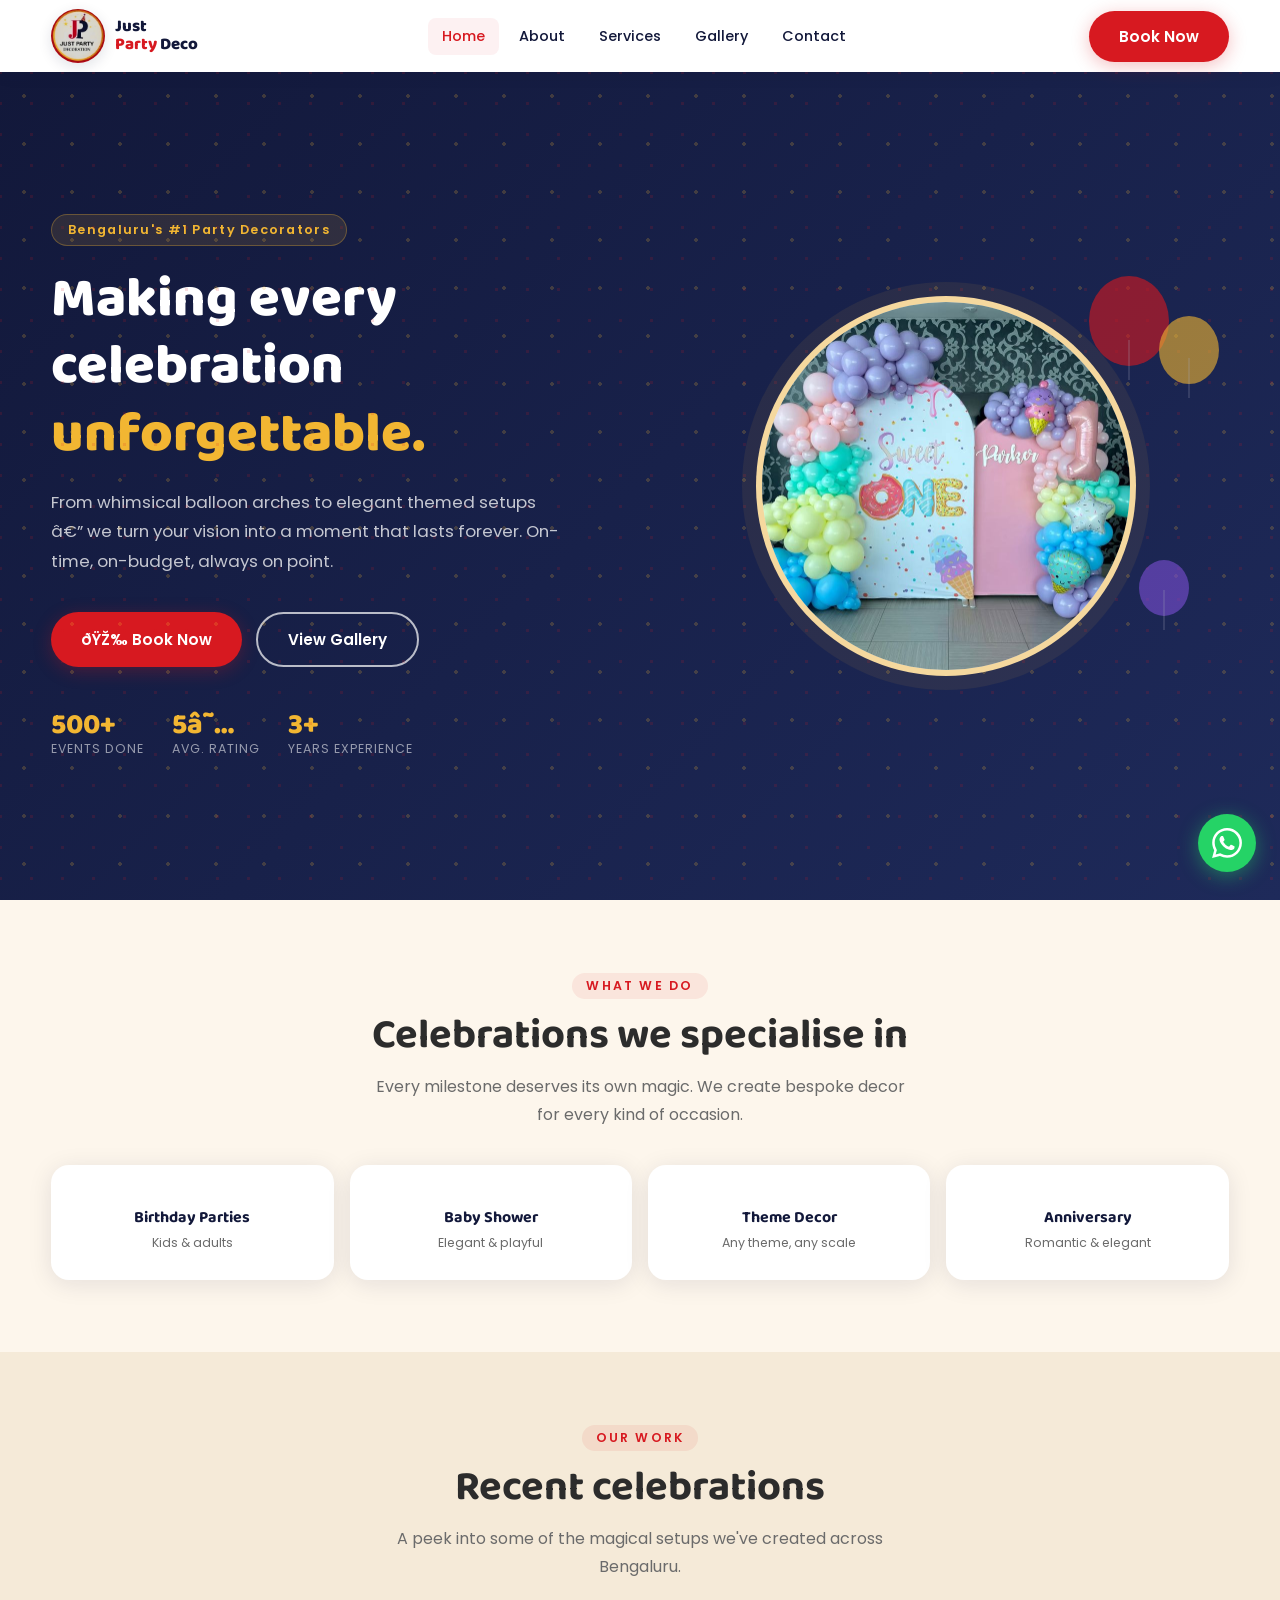
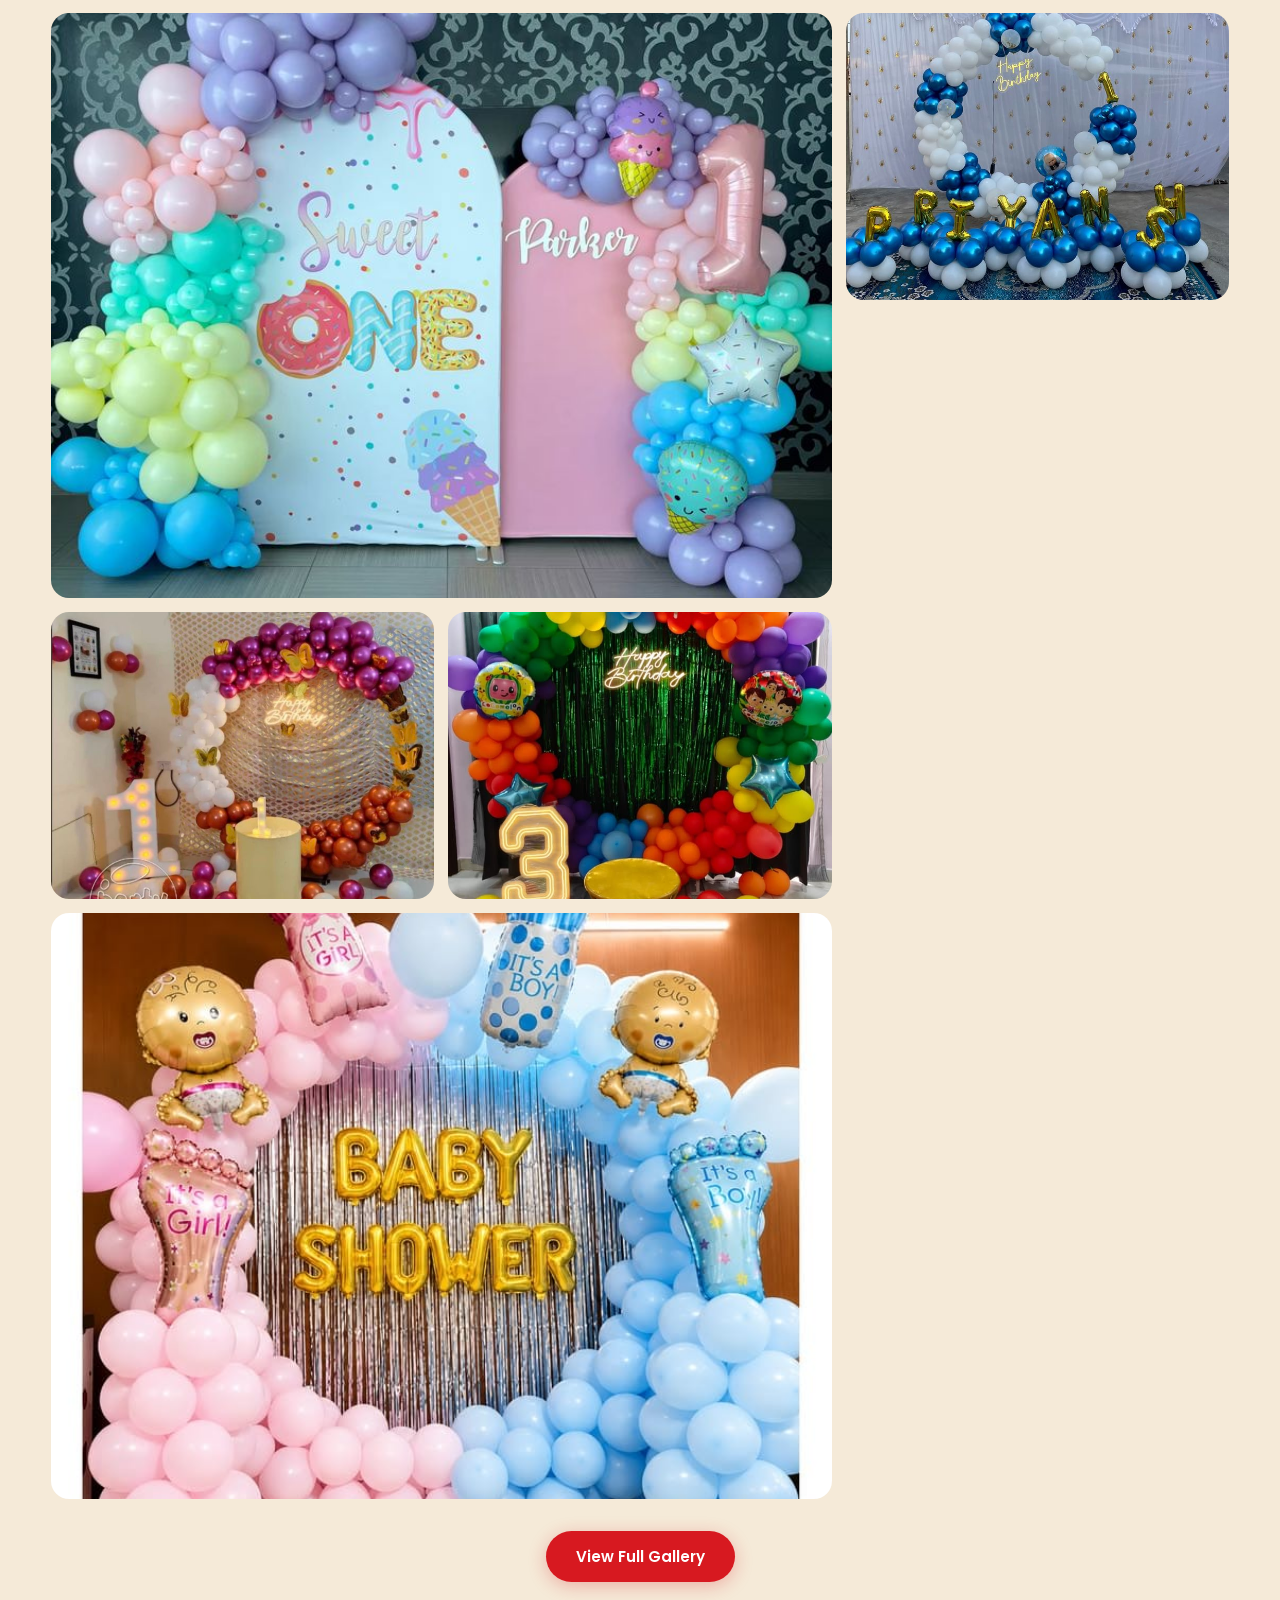
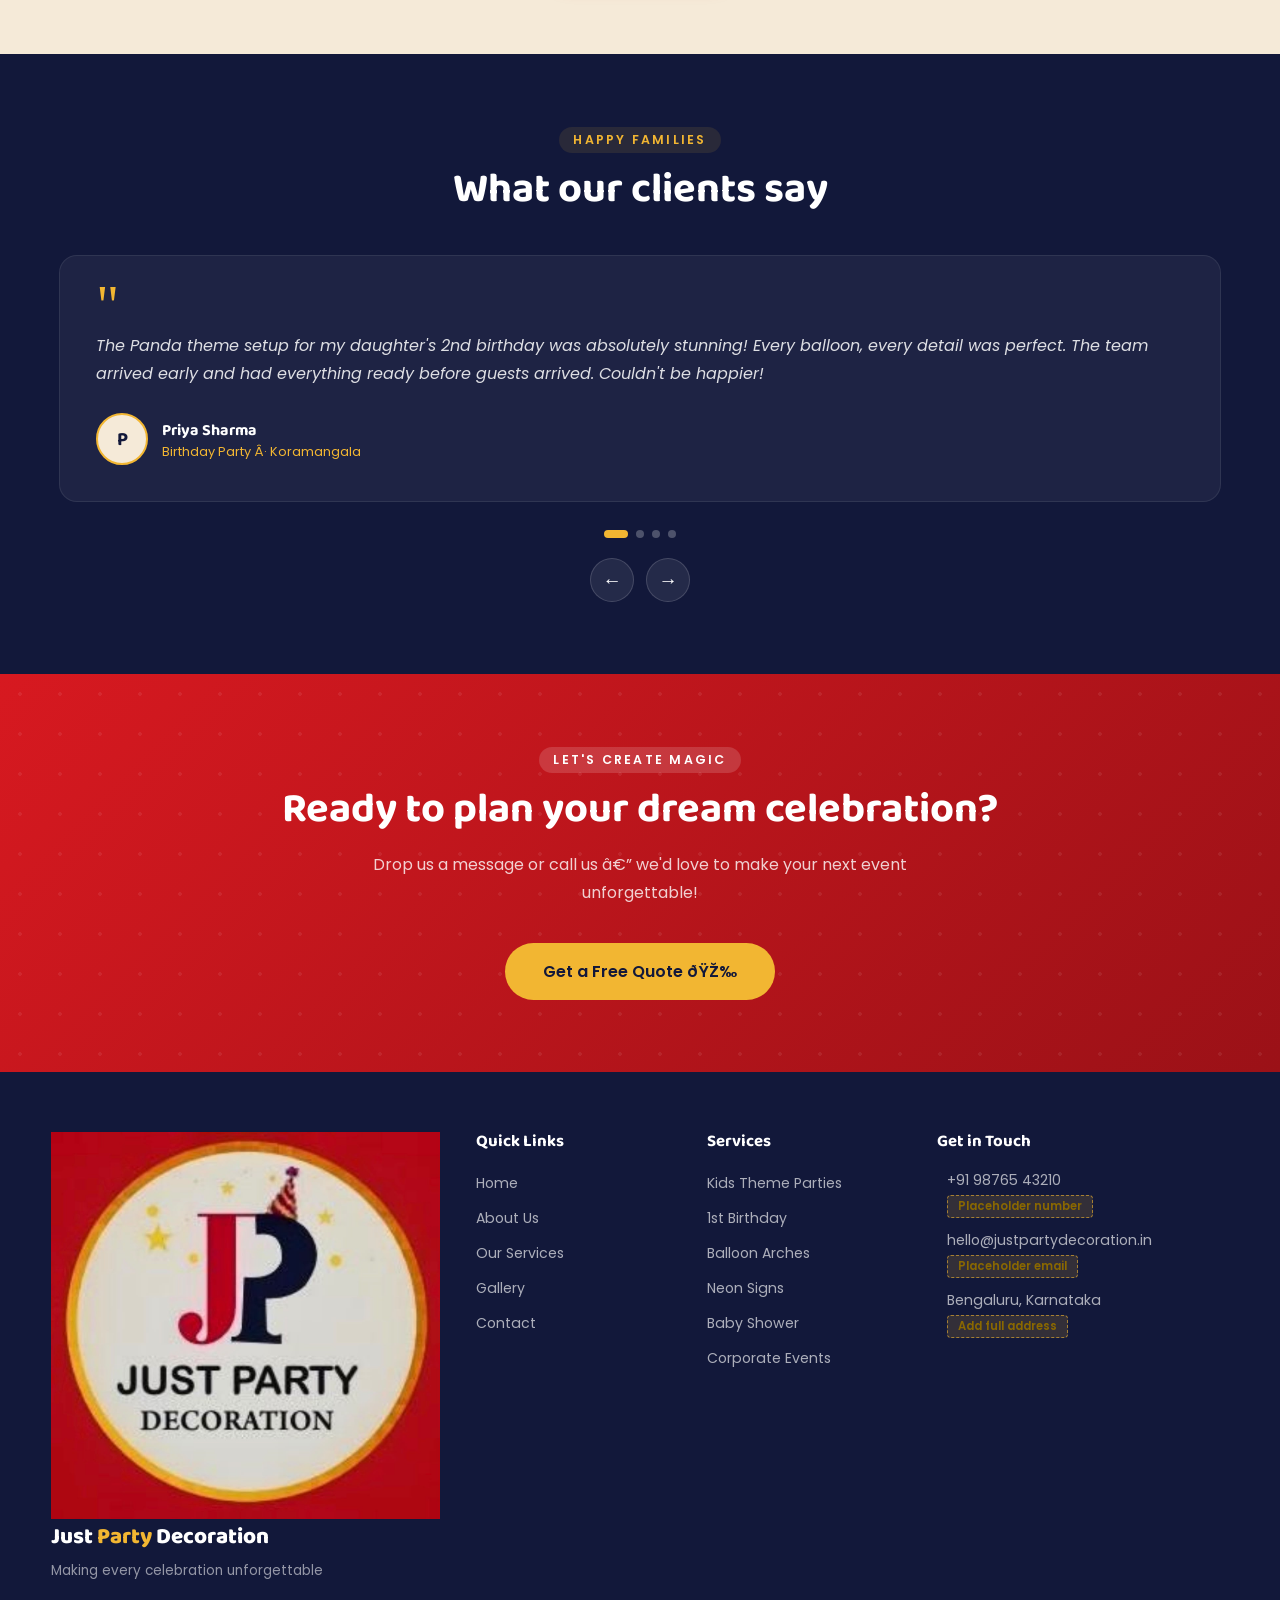
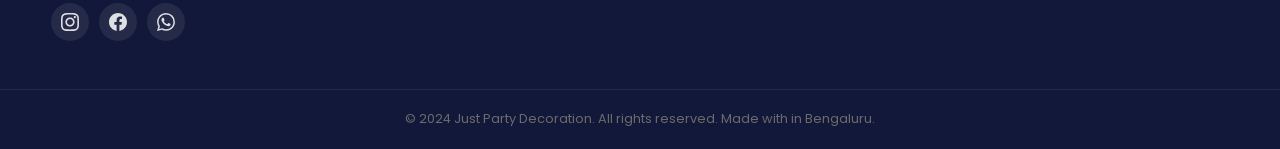
<file: index.html>
<!DOCTYPE html>
<html lang="en">

<head>
  <!-- â”€â”€ SEO Meta Tags â”€â”€â”€â”€â”€â”€â”€â”€â”€â”€â”€â”€â”€â”€â”€â”€â”€â”€â”€â”€â”€â”€â”€â”€â”€â”€â”€â”€â”€â”€â”€â”€â”€â”€â”€â”€â”€ -->
  <meta charset="UTF-8" />
  <meta name="viewport" content="width=device-width, initial-scale=1.0" />
  <title>Just Party Decoration â€“ Balloon & Party Decor in Bengaluru</title>
  <meta name="description"
    content="Just Party Decoration â€“ Bengaluru's favourite balloon & party decor specialists. Kids birthdays, baby showers, anniversaries, theme parties. Book now!" />
  <meta name="keywords"
    content="party decoration Bengaluru, balloon decoration, birthday decoration, baby shower decor, theme party Bengaluru" />
  <meta name="author" content="Just Party Decoration" />

  <!-- Open Graph -->
  <meta property="og:title" content="Just Party Decoration – Making Every Celebration Unforgettable" />
  <meta property="og:description"
    content="Bengaluru's top balloon & party decor specialists. Personalised themes, on-time setup, guaranteed smiles." />
  <meta property="og:type" content="website" />
  <meta property="og:image" content="assets/logo.jpeg" />

  <!-- Favicon -->
  <link rel="icon" href="assets/logo.jpeg" type="image/jpeg" />

  <link rel="stylesheet" href="style.css" />
</head>

<body>

  <!-- â•â•â•â•â•â•â•â•â•â•â•â•â•â•â•â•â•â•â•â•â•â•â•â•â•â•â•â•â•â•â•â•â•â•â•â•â•â•â•â•â•â•â•â•â•â•â•â•â•â•â•â•â•â•â•
       NAVBAR
       â•â•â•â•â•â•â•â•â•â•â•â•â•â•â•â•â•â•â•â•â•â•â•â•â•â•â•â•â•â•â•â•â•â•â•â•â•â•â•â•â•â•â•â•â•â•â•â•â•â•â•â•â•â•â• -->
  <header class="navbar" role="banner">
    <div class="navbar__inner">
      <!-- Logo -->
      <a href="index.html" class="navbar__logo" aria-label="Just Party Decoration – Home">
        <img src="assets/logo.jpeg" alt="Just Party Decoration logo" />
        <div class="navbar__logo-text">Just<br><span>Party</span> Deco</div>
      </a>

      <!-- Desktop links -->
      <nav class="navbar__links" aria-label="Main navigation">
        <a href="index.html">Home</a>
        <a href="about.html">About</a>
        <a href="services.html">Services</a>
        <a href="gallery.html">Gallery</a>
        <a href="contact.html">Contact</a>
      </nav>

      <!-- Desktop CTA -->
      <a href="contact.html" class="btn btn--primary navbar__cta">Book Now</a>

      <!-- Hamburger -->
      <button class="navbar__hamburger" aria-label="Toggle menu" aria-expanded="false">
        <span></span><span></span><span></span>
      </button>
    </div>

    <!-- Mobile menu -->
    <nav class="navbar__mobile" aria-label="Mobile navigation">
      <a href="index.html">Home</a>
      <a href="about.html">About</a>
      <a href="services.html">Services</a>
      <a href="gallery.html">Gallery</a>
      <a href="contact.html">Contact</a>
      <a href="contact.html" class="btn btn--primary">Book Now ðŸŽ‰</a>
    </nav>
  </header>

  <!-- â•â•â•â•â•â•â•â•â•â•â•â•â•â•â•â•â•â•â•â•â•â•â•â•â•â•â•â•â•â•â•â•â•â•â•â•â•â•â•â•â•â•â•â•â•â•â•â•â•â•â•â•â•â•â•
       HERO SECTION
       â•â•â•â•â•â•â•â•â•â•â•â•â•â•â•â•â•â•â•â•â•â•â•â•â•â•â•â•â•â•â•â•â•â•â•â•â•â•â•â•â•â•â•â•â•â•â•â•â•â•â•â•â•â•â• -->
  <main>
    <section class="hero" aria-label="Hero">
      <div class="container">
        <div class="hero__inner">
          <!-- Left: copy -->
          <div>
            <div class="hero__badge"> Bengaluru's #1 Party Decorators</div>
            <h1 class="hero__title">
              Making every celebration
              <span class="accent">unforgettable.</span>
            </h1>
            <p class="hero__subtitle">
              From whimsical balloon arches to elegant themed setups â€” we turn your vision
              into a moment that lasts forever. On-time, on-budget, always on point.
            </p>
            <div class="hero__ctas">
              <a href="contact.html" class="btn btn--primary">ðŸŽ‰ Book Now</a>
              <a href="gallery.html" class="btn btn--outline">View Gallery </a>
            </div>
            <div class="hero__stats">
              <div class="hero__stat">
                <span class="hero__stat-num">500+</span>
                <span class="hero__stat-label">Events done</span>
              </div>
              <div class="hero__stat">
                <span class="hero__stat-num">5â˜…</span>
                <span class="hero__stat-label">Avg. rating</span>
              </div>
              <div class="hero__stat">
                <span class="hero__stat-num">3+</span>
                <span class="hero__stat-label">Years experience</span>
              </div>
            </div>
          </div>

          <!-- Right: visual -->
          <div class="hero__visual">
            <div class="balloon balloon--1"></div>
            <div class="balloon balloon--2"></div>
            <div class="balloon balloon--3"></div>
            <div class="hero__img-wrap">
              <img src="assets/1birthday.jpg"
                alt="Sweet ONE pastel themed party decoration setup by Just Party Decoration"
                onerror="this.parentElement.style.background='linear-gradient(135deg,#F2B632,#D71920)'" />
            </div>
          </div>
        </div>
      </div>
    </section>

    <!-- â•â•â•â•â•â•â•â•â•â•â•â•â•â•â•â•â•â•â•â•â•â•â•â•â•â•â•â•â•â•â•â•â•â•â•â•â•â•â•â•â•â•â•â•â•â•â•â•â•â•â•
         CATEGORY TILES
         â•â•â•â•â•â•â•â•â•â•â•â•â•â•â•â•â•â•â•â•â•â•â•â•â•â•â•â•â•â•â•â•â•â•â•â•â•â•â•â•â•â•â•â•â•â•â•â•â•â•â• -->
    <section class="section" aria-labelledby="categories-heading">
      <div class="container text-center">
        <span class="section-label">What we do</span>
        <h2 id="categories-heading">Celebrations we specialise in</h2>
        <p style="max-width:540px;margin:12px auto 0;">
          Every milestone deserves its own magic. We create bespoke decor for every kind of occasion.
        </p>

        <div class="categories__grid">
          <div class="category-tile reveal delay-1">
            <span class="category-tile__icon"></span>
            <div class="category-tile__name">Birthday Parties</div>
            <div class="category-tile__sub">Kids &amp; adults</div>
          </div>
          <div class="category-tile reveal delay-2">
            <span class="category-tile__icon"></span>
            <div class="category-tile__name">Baby Shower</div>
            <div class="category-tile__sub">Elegant &amp; playful</div>
          </div>
          <div class="category-tile reveal delay-3">
            <span class="category-tile__icon"></span>
            <div class="category-tile__name">Theme Decor</div>
            <div class="category-tile__sub">Any theme, any scale</div>
          </div>
          <div class="category-tile reveal delay-4">
            <span class="category-tile__icon"></span>
            <div class="category-tile__name">Anniversary</div>
            <div class="category-tile__sub">Romantic &amp; elegant</div>
          </div>
        </div>
      </div>
    </section>

    <!-- â•â•â•â•â•â•â•â•â•â•â•â•â•â•â•â•â•â•â•â•â•â•â•â•â•â•â•â•â•â•â•â•â•â•â•â•â•â•â•â•â•â•â•â•â•â•â•â•â•â•â•
         FEATURED PHOTOS
         â•â•â•â•â•â•â•â•â•â•â•â•â•â•â•â•â•â•â•â•â•â•â•â•â•â•â•â•â•â•â•â•â•â•â•â•â•â•â•â•â•â•â•â•â•â•â•â•â•â•â• -->
    <section class="section section--alt" aria-labelledby="photos-heading">
      <div class="container">
        <div class="text-center">
          <span class="section-label">Our work</span>
          <h2 id="photos-heading">Recent celebrations</h2>
          <p style="max-width:500px;margin:12px auto 0;">
            A peek into some of the magical setups we've created across Bengaluru.
          </p>
        </div>

        <div class="photos__grid mt-8">
          <!-- PLACEHOLDER: Replace src values with actual decor photo files -->
          <div class="photo-card photo-card--wide reveal">
            <img src="assets/1birthday.jpg" alt="Panda theme birthday decoration" loading="lazy"
              onerror="this.parentElement.style.background='#F2B632'" />
            <div class="photo-card__overlay">
              <span class="photo-card__label">ðŸ¼ Panda Birthday</span>
            </div>
          </div>
          <div class="photo-card reveal delay-1">
            <img src="assets/1Birthdayimage.jpg" alt="Spiderman theme birthday setup" loading="lazy"
              onerror="this.parentElement.style.background='#D71920'" />
            <div class="photo-card__overlay">
              <span class="photo-card__label">ðŸ•·ï¸ Spiderman Theme</span>
            </div>
          </div>
          <div class="photo-card reveal delay-2">
            <img src="assets/1stBirthday.jpg" alt="Boss Baby theme 1st birthday" loading="lazy"
              onerror="this.parentElement.style.background='#12183A'" />
            <div class="photo-card__overlay">
              <span class="photo-card__label">ðŸ‘” Boss Baby</span>
            </div>
          </div>
          <div class="photo-card reveal delay-3">
            <img src="assets/3Birthday.jpg" alt="Fairy theme birthday decoration" loading="lazy"
              onerror="this.parentElement.style.background='#7B4FD4'" />
            <div class="photo-card__overlay">
              <span class="photo-card__label">ðŸ§š Fairy Theme</span>
            </div>
          </div>
          <div class="photo-card photo-card--wide reveal delay-4">
            <img src="assets/Babyshower.jpg" alt="Black and silver ring ceremony decoration" loading="lazy"
              onerror="this.parentElement.style.background='#2C2C2C'" />
            <div class="photo-card__overlay">
              <span class="photo-card__label"> Black &amp; Silver Elegance</span>
            </div>
          </div>
        </div>

        <div class="text-center mt-8">
          <a href="gallery.html" class="btn btn--primary">View Full Gallery </a>
        </div>
      </div>
    </section>

    <!-- â•â•â•â•â•â•â•â•â•â•â•â•â•â•â•â•â•â•â•â•â•â•â•â•â•â•â•â•â•â•â•â•â•â•â•â•â•â•â•â•â•â•â•â•â•â•â•â•â•â•â•
         TESTIMONIALS SLIDER
         â•â•â•â•â•â•â•â•â•â•â•â•â•â•â•â•â•â•â•â•â•â•â•â•â•â•â•â•â•â•â•â•â•â•â•â•â•â•â•â•â•â•â•â•â•â•â•â•â•â•â• -->
    <section class="testimonials" aria-labelledby="testimonials-heading">
      <div class="container">
        <div class="text-center">
          <span class="section-label">Happy families</span>
          <h2 id="testimonials-heading">What our clients say</h2>
        </div>

        <div class="slider" role="region" aria-label="Testimonials">
          <div class="slider__track">

            <!-- Testimonial 1 -->
            <!-- PLACEHOLDER: Replace with real client testimonials -->
            <div class="testimonial-card">
              <div class="testimonial-card__inner">
                <span class="testimonial-card__stars"></span>
                <div class="testimonial-card__quote">"</div>
                <p class="testimonial-card__text">
                  The Panda theme setup for my daughter's 2nd birthday was absolutely stunning!
                  Every balloon, every detail was perfect. The team arrived early and had everything
                  ready before guests arrived. Couldn't be happier!
                </p>
                <div class="testimonial-card__author">
                  <div class="testimonial-card__avatar">P</div>
                  <div>
                    <div class="testimonial-card__name">Priya Sharma</div>
                    <!-- PLACEHOLDER: Client name -->
                    <div class="testimonial-card__event">Birthday Party Â· Koramangala</div>
                  </div>
                </div>
              </div>
            </div>

            <!-- Testimonial 2 -->
            <div class="testimonial-card">
              <div class="testimonial-card__inner">
                <span class="testimonial-card__stars"></span>
                <div class="testimonial-card__quote">"</div>
                <p class="testimonial-card__text">
                  Hired them for our baby shower and the jungle theme was beyond imagination!
                  So many guests asked for their contact. Super professional, great pricing,
                  and the quality of balloons was top-notch. Highly recommend!
                </p>
                <div class="testimonial-card__author">
                  <div class="testimonial-card__avatar">A</div>
                  <div>
                    <div class="testimonial-card__name">Ananya Reddy</div>
                    <!-- PLACEHOLDER: Client name -->
                    <div class="testimonial-card__event">Baby Shower Â· Whitefield</div>
                  </div>
                </div>
              </div>
            </div>

            <!-- Testimonial 3 -->
            <div class="testimonial-card">
              <div class="testimonial-card__inner">
                <span class="testimonial-card__stars"></span>
                <div class="testimonial-card__quote">"</div>
                <p class="testimonial-card__text">
                  Our 10th anniversary was made extra special with their black and gold
                  elegant setup. The neon sign was the cherry on top. Everything was
                  set up on time and looked like a magazine shoot. Thank you so much!
                </p>
                <div class="testimonial-card__author">
                  <div class="testimonial-card__avatar">R</div>
                  <div>
                    <div class="testimonial-card__name">Rohan &amp; Meera</div>
                    <!-- PLACEHOLDER: Client name -->
                    <div class="testimonial-card__event">Anniversary Â· Indiranagar</div>
                  </div>
                </div>
              </div>
            </div>

            <!-- Testimonial 4 -->
            <div class="testimonial-card">
              <div class="testimonial-card__inner">
                <span class="testimonial-card__stars"></span>
                <div class="testimonial-card__quote">"</div>
                <p class="testimonial-card__text">
                  Boss Baby theme for my son's 1st birthday was perfect! The attention to
                  detail, the colour coordination, the giant number balloon â€” everything
                  matched exactly what I'd pinned on Pinterest. Amazing work!
                </p>
                <div class="testimonial-card__author">
                  <div class="testimonial-card__avatar">S</div>
                  <div>
                    <div class="testimonial-card__name">Sneha Krishnan</div>
                    <!-- PLACEHOLDER: Client name -->
                    <div class="testimonial-card__event">1st Birthday Â· JP Nagar</div>
                  </div>
                </div>
              </div>
            </div>

          </div><!-- /.slider__track -->

          <div class="slider__dots" role="tablist" aria-label="Testimonial slides">
            <button class="slider__dot active" role="tab" aria-label="Slide 1"></button>
            <button class="slider__dot" role="tab" aria-label="Slide 2"></button>
            <button class="slider__dot" role="tab" aria-label="Slide 3"></button>
            <button class="slider__dot" role="tab" aria-label="Slide 4"></button>
          </div>

          <div class="slider__arrows">
            <button class="slider__arrow slider__arrow--prev" aria-label="Previous testimonial">&#8592;</button>
            <button class="slider__arrow slider__arrow--next" aria-label="Next testimonial">&#8594;</button>
          </div>
        </div>
      </div>
    </section>

    <!-- â•â•â•â•â•â•â•â•â•â•â•â•â•â•â•â•â•â•â•â•â•â•â•â•â•â•â•â•â•â•â•â•â•â•â•â•â•â•â•â•â•â•â•â•â•â•â•â•â•â•â•
         CTA BANNER
         â•â•â•â•â•â•â•â•â•â•â•â•â•â•â•â•â•â•â•â•â•â•â•â•â•â•â•â•â•â•â•â•â•â•â•â•â•â•â•â•â•â•â•â•â•â•â•â•â•â•â• -->
    <section class="cta-banner" aria-label="Call to action">
      <div class="container reveal">
        <span class="section-label" style="color:#fff;background:rgba(255,255,255,0.15);">Let's create magic</span>
        <h2>Ready to plan your dream celebration?</h2>
        <p>Drop us a message or call us â€” we'd love to make your next event unforgettable!</p>
        <a href="contact.html" class="btn btn--gold">Get a Free Quote ðŸŽ‰</a>
      </div>
    </section>
  </main>

  <!-- â•â•â•â•â•â•â•â•â•â•â•â•â•â•â•â•â•â•â•â•â•â•â•â•â•â•â•â•â•â•â•â•â•â•â•â•â•â•â•â•â•â•â•â•â•â•â•â•â•â•â•â•â•â•â•
       FOOTER
       â•â•â•â•â•â•â•â•â•â•â•â•â•â•â•â•â•â•â•â•â•â•â•â•â•â•â•â•â•â•â•â•â•â•â•â•â•â•â•â•â•â•â•â•â•â•â•â•â•â•â•â•â•â•â• -->
  <footer class="footer" role="contentinfo">
    <div class="container">
      <div class="footer__grid">

        <!-- Brand column -->
        <div>
          <img src="assets/logo.jpeg" alt="Just Party Decoration logo" />
          <div class="footer__brand-name">Just <span>Party</span> Decoration</div>
          <p class="footer__tagline">Making every celebration unforgettable </p>
          <div class="footer__socials">
            <!-- PLACEHOLDER: Replace # with actual social media URLs -->
            <a href="#" class="footer__social-link" aria-label="Instagram" rel="noopener noreferrer">
              <svg viewBox="0 0 24 24" fill="currentColor" width="18" height="18">
                <path
                  d="M12 2.163c3.204 0 3.584.012 4.85.07 3.252.148 4.771 1.691 4.919 4.919.058 1.265.069 1.645.069 4.849 0 3.205-.012 3.584-.069 4.849-.149 3.225-1.664 4.771-4.919 4.919-1.266.058-1.644.07-4.85.07-3.204 0-3.584-.012-4.849-.07-3.26-.149-4.771-1.699-4.919-4.92-.058-1.265-.07-1.644-.07-4.849 0-3.204.013-3.583.07-4.849.149-3.227 1.664-4.771 4.919-4.919 1.266-.057 1.645-.069 4.849-.069zm0-2.163c-3.259 0-3.667.014-4.947.072-4.358.2-6.78 2.618-6.98 6.98-.059 1.281-.073 1.689-.073 4.948 0 3.259.014 3.668.072 4.948.2 4.358 2.618 6.78 6.98 6.98 1.281.058 1.689.072 4.948.072 3.259 0 3.668-.014 4.948-.072 4.354-.2 6.782-2.618 6.979-6.98.059-1.28.073-1.689.073-4.948 0-3.259-.014-3.667-.072-4.947-.196-4.354-2.617-6.78-6.979-6.98-1.281-.059-1.69-.073-4.949-.073zm0 5.838c-3.403 0-6.162 2.759-6.162 6.162s2.759 6.163 6.162 6.163 6.162-2.759 6.162-6.163c0-3.403-2.759-6.162-6.162-6.162zm0 10.162c-2.209 0-4-1.79-4-4 0-2.209 1.791-4 4-4s4 1.791 4 4c0 2.21-1.791 4-4 4zm6.406-11.845c-.796 0-1.441.645-1.441 1.44s.645 1.44 1.441 1.44c.795 0 1.439-.645 1.439-1.44s-.644-1.44-1.439-1.44z" />
              </svg>
            </a>
            <a href="#" class="footer__social-link" aria-label="Facebook" rel="noopener noreferrer">
              <svg viewBox="0 0 24 24" fill="currentColor" width="18" height="18">
                <path
                  d="M24 12.073c0-6.627-5.373-12-12-12s-12 5.373-12 12c0 5.99 4.388 10.954 10.125 11.854v-8.385H7.078v-3.47h3.047V9.43c0-3.007 1.792-4.669 4.533-4.669 1.312 0 2.686.235 2.686.235v2.953H15.83c-1.491 0-1.956.925-1.956 1.874v2.25h3.328l-.532 3.47h-2.796v8.385C19.612 23.027 24 18.062 24 12.073z" />
              </svg>
            </a>
            <a href="#" class="footer__social-link" aria-label="WhatsApp" rel="noopener noreferrer">
              <svg viewBox="0 0 24 24" fill="currentColor" width="18" height="18">
                <path
                  d="M17.472 14.382c-.297-.149-1.758-.867-2.03-.967-.273-.099-.471-.148-.67.15-.197.297-.767.966-.94 1.164-.173.199-.347.223-.644.075-.297-.15-1.255-.463-2.39-1.475-.883-.788-1.48-1.761-1.653-2.059-.173-.297-.018-.458.13-.606.134-.133.298-.347.446-.52.149-.174.198-.298.298-.497.099-.198.05-.371-.025-.52-.075-.149-.669-1.612-.916-2.207-.242-.579-.487-.5-.669-.51-.173-.008-.371-.01-.57-.01-.198 0-.52.074-.792.372-.272.297-1.04 1.016-1.04 2.479 0 1.462 1.065 2.875 1.213 3.074.149.198 2.096 3.2 5.077 4.487.709.306 1.262.489 1.694.625.712.227 1.36.195 1.871.118.571-.085 1.758-.719 2.006-1.413.248-.694.248-1.289.173-1.413-.074-.124-.272-.198-.57-.347m-5.421 7.403h-.004a9.87 9.87 0 01-5.031-1.378l-.361-.214-3.741.982.998-3.648-.235-.374a9.86 9.86 0 01-1.51-5.26c.001-5.45 4.436-9.884 9.888-9.884 2.64 0 5.122 1.03 6.988 2.898a9.825 9.825 0 012.893 6.994c-.003 5.45-4.437 9.884-9.885 9.884m8.413-18.297A11.815 11.815 0 0012.05 0C5.495 0 .16 5.335.157 11.892c0 2.096.547 4.142 1.588 5.945L.057 24l6.305-1.654a11.882 11.882 0 005.683 1.448h.005c6.554 0 11.89-5.335 11.893-11.893a11.821 11.821 0 00-3.48-8.413z" />
              </svg>
            </a>
          </div>
        </div>

        <!-- Quick links -->
        <div>
          <h3 class="footer__heading">Quick Links</h3>
          <ul class="footer__links">
            <li><a href="index.html">Home</a></li>
            <li><a href="about.html">About Us</a></li>
            <li><a href="services.html">Our Services</a></li>
            <li><a href="gallery.html">Gallery</a></li>
            <li><a href="contact.html">Contact</a></li>
          </ul>
        </div>

        <!-- Services -->
        <div>
          <h3 class="footer__heading">Services</h3>
          <ul class="footer__links">
            <li><a href="services.html">Kids Theme Parties</a></li>
            <li><a href="services.html">1st Birthday</a></li>
            <li><a href="services.html">Balloon Arches</a></li>
            <li><a href="services.html">Neon Signs</a></li>
            <li><a href="services.html">Baby Shower</a></li>
            <li><a href="services.html">Corporate Events</a></li>
          </ul>
        </div>

        <!-- Contact -->
        <div>
          <h3 class="footer__heading">Get in Touch</h3>
          <!-- PLACEHOLDER: Replace with actual contact details -->
          <div class="footer__contact-item">
            <span></span>
            <span>+91 98765 43210<br><small class="placeholder-notice">Placeholder number</small></span>
          </div>
          <div class="footer__contact-item">
            <span></span>
            <span>hello@justpartydecoration.in<br><small class="placeholder-notice">Placeholder email</small></span>
          </div>
          <div class="footer__contact-item">
            <span></span>
            <span>Bengaluru, Karnataka<br><small class="placeholder-notice">Add full address</small></span>
          </div>
        </div>

      </div>
    </div>
    <div class="footer__bottom">
      <p>&copy; 2024 Just Party Decoration. All rights reserved. Made with in Bengaluru.</p>
    </div>
  </footer>

  <!-- Floating WhatsApp Button -->
  <a href="#" class="wa-float" aria-label="Chat on WhatsApp" target="_blank" rel="noopener noreferrer">
    <svg viewBox="0 0 24 24" xmlns="http://www.w3.org/2000/svg">
      <path
        d="M17.472 14.382c-.297-.149-1.758-.867-2.03-.967-.273-.099-.471-.148-.67.15-.197.297-.767.966-.94 1.164-.173.199-.347.223-.644.075-.297-.15-1.255-.463-2.39-1.475-.883-.788-1.48-1.761-1.653-2.059-.173-.297-.018-.458.13-.606.134-.133.298-.347.446-.52.149-.174.198-.298.298-.497.099-.198.05-.371-.025-.52-.075-.149-.669-1.612-.916-2.207-.242-.579-.487-.5-.669-.51-.173-.008-.371-.01-.57-.01-.198 0-.52.074-.792.372-.272.297-1.04 1.016-1.04 2.479 0 1.462 1.065 2.875 1.213 3.074.149.198 2.096 3.2 5.077 4.487.709.306 1.262.489 1.694.625.712.227 1.36.195 1.871.118.571-.085 1.758-.719 2.006-1.413.248-.694.248-1.289.173-1.413-.074-.124-.272-.198-.57-.347m-5.421 7.403h-.004a9.87 9.87 0 01-5.031-1.378l-.361-.214-3.741.982.998-3.648-.235-.374a9.86 9.86 0 01-1.51-5.26c.001-5.45 4.436-9.884 9.888-9.884 2.64 0 5.122 1.03 6.988 2.898a9.825 9.825 0 012.893 6.994c-.003 5.45-4.437 9.884-9.885 9.884m8.413-18.297A11.815 11.815 0 0012.05 0C5.495 0 .16 5.335.157 11.892c0 2.096.547 4.142 1.588 5.945L.057 24l6.305-1.654a11.882 11.882 0 005.683 1.448h.005c6.554 0 11.89-5.335 11.893-11.893a11.821 11.821 0 00-3.48-8.413z" />
    </svg>
  </a>

  <script src="script.js"></script>
</body>

</html>
</file>
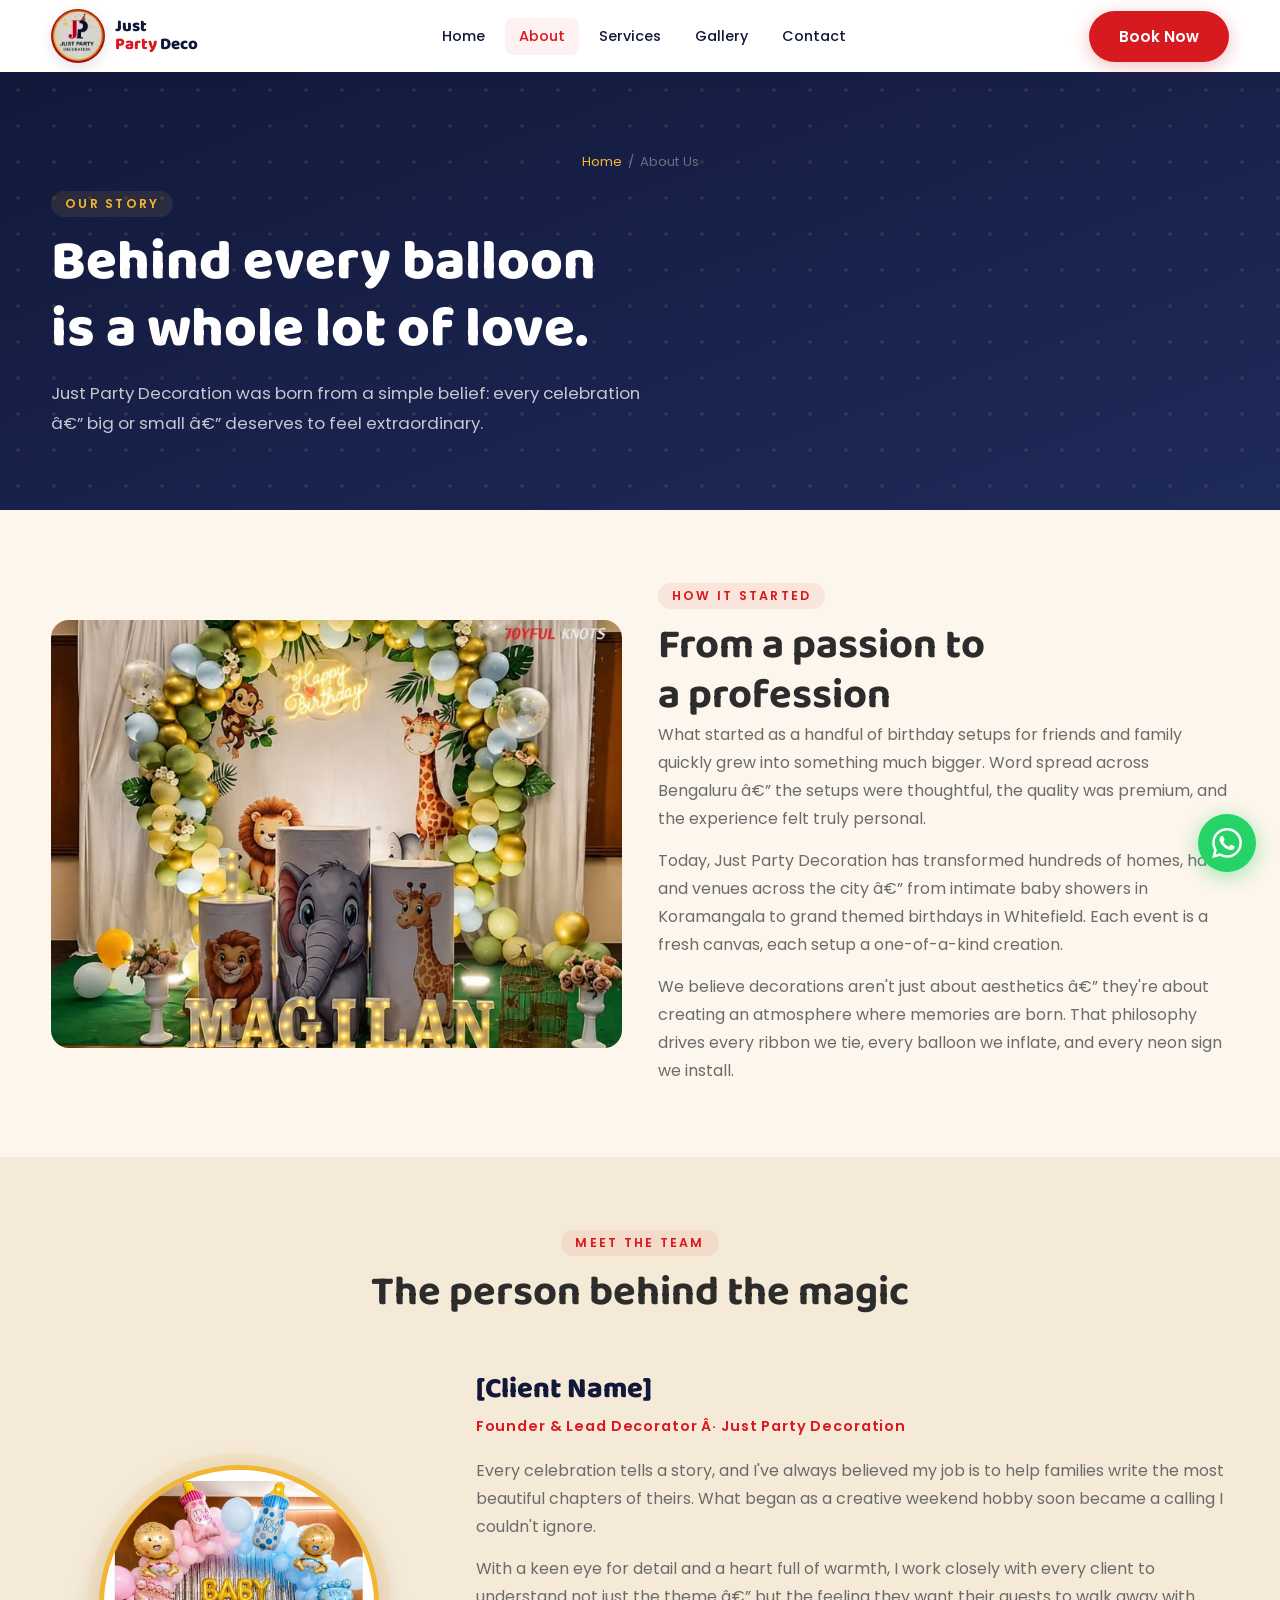
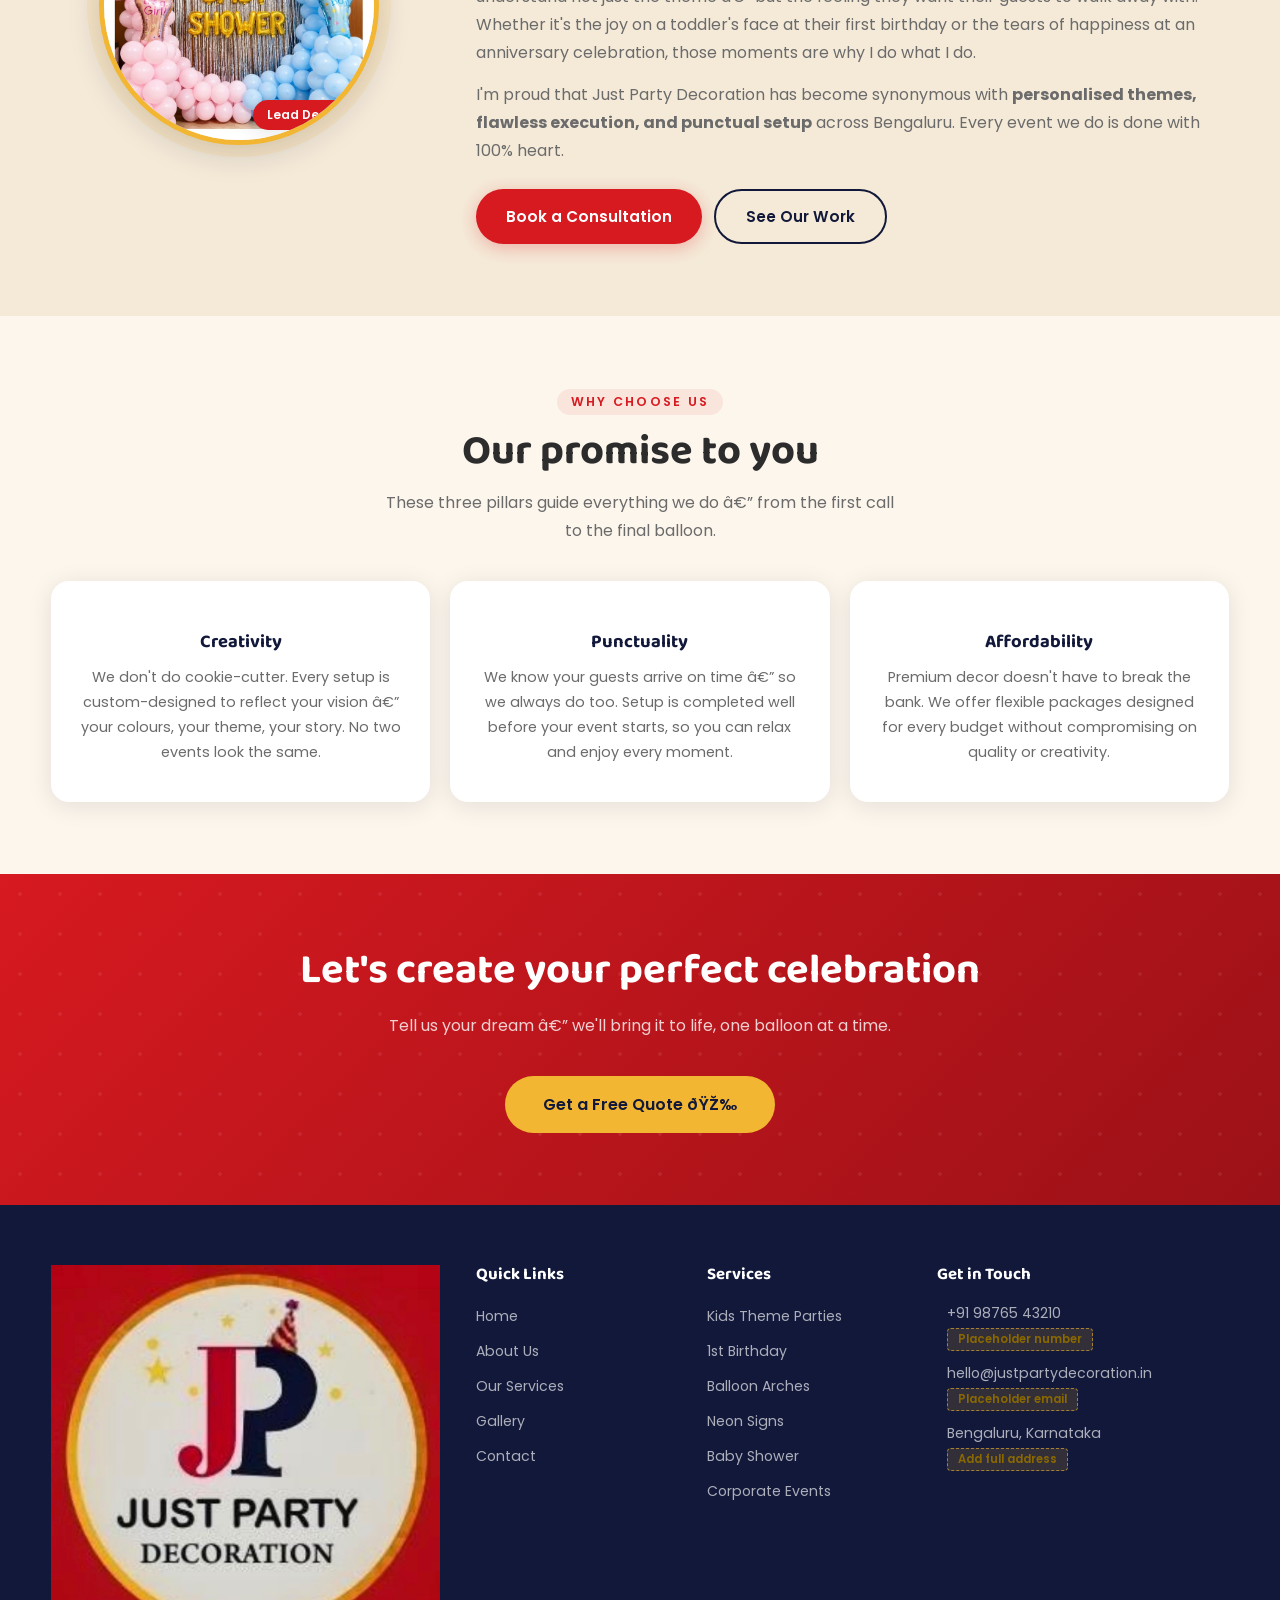
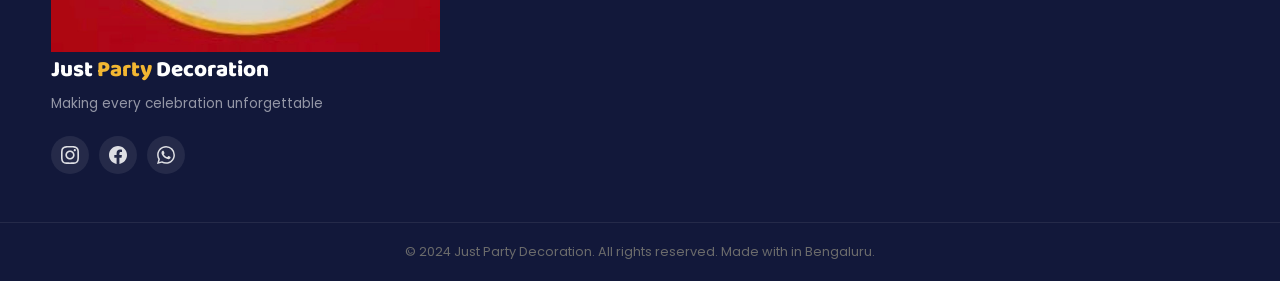
<file: about.html>
<!DOCTYPE html>
<html lang="en">

<head>
  <!-- â”€â”€ SEO Meta Tags â”€â”€â”€â”€â”€â”€â”€â”€â”€â”€â”€â”€â”€â”€â”€â”€â”€â”€â”€â”€â”€â”€â”€â”€â”€â”€â”€â”€â”€â”€â”€â”€â”€â”€â”€â”€â”€ -->
  <meta charset="UTF-8" />
  <meta name="viewport" content="width=device-width, initial-scale=1.0" />
  <title>About Us â€“ Just Party Decoration | Bengaluru</title>
  <meta name="description"
    content="Meet the founder of Just Party Decoration â€” Bengaluru's favourite balloon & party decor specialists. Our story, values, and passion for making celebrations magical." />
  <meta name="keywords" content="about Just Party Decoration, party decorator Bengaluru, balloon decorator founder" />
  <meta name="author" content="Just Party Decoration" />

  <meta property="og:title" content="About Us â€“ Just Party Decoration" />
  <meta property="og:description" content="Our story, our passion, and the person behind every magical celebration." />
  <meta property="og:type" content="website" />

  <link rel="icon" href="assets/just-party-logo.svg" type="image/svg+xml" />
  <link rel="stylesheet" href="style.css" />
</head>

<body>

  <!-- NAVBAR (shared) -->
  <header class="navbar" role="banner">
    <div class="navbar__inner">
      <a href="index.html" class="navbar__logo" aria-label="Just Party Decoration â€“ Home">
        <img src="assets/logo.jpeg" alt="Just Party Decoration logo" />


        <div class="navbar__logo-text">Just<br><span>Party</span> Deco</div>
      </a>
      <nav class="navbar__links" aria-label="Main navigation">
        <a href="index.html">Home</a>
        <a href="about.html">About</a>
        <a href="services.html">Services</a>
        <a href="gallery.html">Gallery</a>
        <a href="contact.html">Contact</a>
      </nav>
      <a href="contact.html" class="btn btn--primary navbar__cta">Book Now</a>
      <button class="navbar__hamburger" aria-label="Toggle menu" aria-expanded="false">
        <span></span><span></span><span></span>
      </button>
    </div>
    <nav class="navbar__mobile" aria-label="Mobile navigation">
      <a href="index.html">Home</a>
      <a href="about.html">About</a>
      <a href="services.html">Services</a>
      <a href="gallery.html">Gallery</a>
      <a href="contact.html">Contact</a>
      <a href="contact.html" class="btn btn--primary">Book Now ðŸŽ‰</a>
    </nav>
  </header>

  <main>
    <!-- â•â•â•â•â•â•â•â•â•â•â•â•â•â•â•â•â•â•â•â•â•â•â•â•â•â•â•â•â•â•â•â•â•â•â•â•â•â•â•â•â•â•â•â•â•â•â•â•â•â•â•
         PAGE HEADER
         â•â•â•â•â•â•â•â•â•â•â•â•â•â•â•â•â•â•â•â•â•â•â•â•â•â•â•â•â•â•â•â•â•â•â•â•â•â•â•â•â•â•â•â•â•â•â•â•â•â•â• -->
    <section class="about-hero" aria-label="About hero">
      <div class="container">
        <nav class="breadcrumb" aria-label="Breadcrumb">
          <a href="index.html">Home</a>
          <span>/</span>
          <span aria-current="page">About Us</span>
        </nav>
        <span class="section-label" style="color:var(--gold);background:rgba(242,182,50,0.1);">Our story</span>
        <h1>Behind every balloon<br>is a whole lot of love.</h1>
        <p>
          Just Party Decoration was born from a simple belief: every celebration â€”
          big or small â€” deserves to feel extraordinary.
        </p>
      </div>
    </section>

    <!-- â•â•â•â•â•â•â•â•â•â•â•â•â•â•â•â•â•â•â•â•â•â•â•â•â•â•â•â•â•â•â•â•â•â•â•â•â•â•â•â•â•â•â•â•â•â•â•â•â•â•â•
         STORY SECTION
         â•â•â•â•â•â•â•â•â•â•â•â•â•â•â•â•â•â•â•â•â•â•â•â•â•â•â•â•â•â•â•â•â•â•â•â•â•â•â•â•â•â•â•â•â•â•â•â•â•â•â• -->
    <section class="section" aria-labelledby="story-heading">
      <div class="container">
        <div class="story">
          <div class="story__img reveal-left">
            <img src="assets/Magilan_Birthday.jpg" alt="Just Party Decoration team at work" loading="lazy"
              onerror="this.parentElement.style.background='linear-gradient(135deg,#F2B632,#F5EAD8)'" />
          </div>
          <div class="reveal-right">
            <span class="section-label">How it started</span>
            <h2 id="story-heading">From a passion to<br>a profession</h2>
            <p>
              What started as a handful of birthday setups for friends and family quickly grew into
              something much bigger. Word spread across Bengaluru â€” the setups were thoughtful,
              the quality was premium, and the experience felt truly personal.
            </p>
            <p style="margin-top:14px;">
              Today, Just Party Decoration has transformed hundreds of homes, halls, and venues
              across the city â€” from intimate baby showers in Koramangala to grand themed birthdays
              in Whitefield. Each event is a fresh canvas, each setup a one-of-a-kind creation.
            </p>
            <p style="margin-top:14px;">
              We believe decorations aren't just about aesthetics â€” they're about creating an
              atmosphere where memories are born. That philosophy drives every ribbon we tie,
              every balloon we inflate, and every neon sign we install.
            </p>
          </div>
        </div>
      </div>
    </section>

    <!-- â•â•â•â•â•â•â•â•â•â•â•â•â•â•â•â•â•â•â•â•â•â•â•â•â•â•â•â•â•â•â•â•â•â•â•â•â•â•â•â•â•â•â•â•â•â•â•â•â•â•â•
         FOUNDER SECTION
         â•â•â•â•â•â•â•â•â•â•â•â•â•â•â•â•â•â•â•â•â•â•â•â•â•â•â•â•â•â•â•â•â•â•â•â•â•â•â•â•â•â•â•â•â•â•â•â•â•â•â• -->
    <section class="section section--alt" aria-labelledby="founder-heading">
      <div class="container">
        <div class="text-center" style="margin-bottom:48px;">
          <span class="section-label">Meet the team</span>
          <h2 id="founder-heading">The person behind the magic</h2>
        </div>

        <div class="founder">
          <!-- Founder photo -->
          <div class="founder__img-wrap reveal-left">
            <div class="founder__img-circle">
              <!-- PLACEHOLDER: Replace src with actual owner photo (images/owner.jpg) -->
              <img src="assets/Babyshower.jpg"
                alt="[Client Name], Founder and Lead Decorator of Just Party Decoration"
                onerror="this.parentElement.style.background='linear-gradient(135deg,#F2B632 0%,#FDF6EC 100%)'" />
              <span class="founder__badge">Lead Decorator</span>
            </div>
          </div>

          <!-- Founder content -->
          <div class="reveal-right">
            <!-- PLACEHOLDER: Replace [Client Name] with actual founder's name -->
            <div class="founder__name">[Client Name]</div>
            <div class="founder__title">Founder &amp; Lead Decorator Â· Just Party Decoration</div>

            <div class="founder__bio">
              <p>
                <!-- PLACEHOLDER: Replace with actual bio -->
                Every celebration tells a story, and I've always believed my job is to help
                families write the most beautiful chapters of theirs. What began as a creative
                weekend hobby soon became a calling I couldn't ignore.
              </p>
              <p>
                With a keen eye for detail and a heart full of warmth, I work closely with
                every client to understand not just the theme â€” but the feeling they want their
                guests to walk away with. Whether it's the joy on a toddler's face at their
                first birthday or the tears of happiness at an anniversary celebration, those
                moments are why I do what I do.
              </p>
              <p>
                I'm proud that Just Party Decoration has become synonymous with
                <strong>personalised themes, flawless execution, and punctual setup</strong>
                across Bengaluru. Every event we do is done with 100% heart.
              </p>
            </div>

            <div style="display:flex;flex-wrap:wrap;gap:12px;margin-top:24px;">
              <a href="contact.html" class="btn btn--primary">Book a Consultation</a>
              <a href="gallery.html" class="btn btn--outline" style="color:var(--navy);border-color:var(--navy);">See
                Our Work</a>
            </div>
          </div>
        </div>
      </div>
    </section>

    <!-- â•â•â•â•â•â•â•â•â•â•â•â•â•â•â•â•â•â•â•â•â•â•â•â•â•â•â•â•â•â•â•â•â•â•â•â•â•â•â•â•â•â•â•â•â•â•â•â•â•â•â•
         VALUE CARDS
         â•â•â•â•â•â•â•â•â•â•â•â•â•â•â•â•â•â•â•â•â•â•â•â•â•â•â•â•â•â•â•â•â•â•â•â•â•â•â•â•â•â•â•â•â•â•â•â•â•â•â• -->
    <section class="section" aria-labelledby="values-heading">
      <div class="container text-center">
        <span class="section-label">Why choose us</span>
        <h2 id="values-heading">Our promise to you</h2>
        <p style="max-width:520px;margin:12px auto 0;">
          These three pillars guide everything we do â€” from the first call to the final balloon.
        </p>

        <div class="values__grid">

          <div class="value-card reveal delay-1">
            <div class="value-card__icon"></div>
            <div class="value-card__title">Creativity</div>
            <p class="value-card__desc">
              We don't do cookie-cutter. Every setup is custom-designed to reflect your
              vision â€” your colours, your theme, your story. No two events look the same.
            </p>
          </div>

          <div class="value-card reveal delay-2">
            <div class="value-card__icon"></div>
            <div class="value-card__title">Punctuality</div>
            <p class="value-card__desc">
              We know your guests arrive on time â€” so we always do too. Setup is completed
              well before your event starts, so you can relax and enjoy every moment.
            </p>
          </div>

          <div class="value-card reveal delay-3">
            <div class="value-card__icon"></div>
            <div class="value-card__title">Affordability</div>
            <p class="value-card__desc">
              Premium decor doesn't have to break the bank. We offer flexible packages
              designed for every budget without compromising on quality or creativity.
            </p>
          </div>

        </div>
      </div>
    </section>

    <!-- â•â•â•â•â•â•â•â•â•â•â•â•â•â•â•â•â•â•â•â•â•â•â•â•â•â•â•â•â•â•â•â•â•â•â•â•â•â•â•â•â•â•â•â•â•â•â•â•â•â•â•
         CTA BANNER
         â•â•â•â•â•â•â•â•â•â•â•â•â•â•â•â•â•â•â•â•â•â•â•â•â•â•â•â•â•â•â•â•â•â•â•â•â•â•â•â•â•â•â•â•â•â•â•â•â•â•â• -->
    <section class="cta-banner" aria-label="Call to action">
      <div class="container reveal">
        <h2>Let's create your perfect celebration</h2>
        <p>Tell us your dream â€” we'll bring it to life, one balloon at a time.</p>
        <a href="contact.html" class="btn btn--gold">Get a Free Quote ðŸŽ‰</a>
      </div>
    </section>
  </main>

  <!-- FOOTER (shared) -->
  <footer class="footer" role="contentinfo">
    <div class="container">
      <div class="footer__grid">
        <div>
          <img src="assets/logo.jpeg" alt="Just Party Decoration logo" />


          <div class="footer__brand-name">Just <span>Party</span> Decoration</div>
          <p class="footer__tagline">Making every celebration unforgettable </p>
          <div class="footer__socials">
            <!-- PLACEHOLDER: Replace # with actual social URLs -->
            <a href="#" class="footer__social-link" aria-label="Instagram" rel="noopener noreferrer">
              <svg viewBox="0 0 24 24" fill="currentColor" width="18" height="18">
                <path
                  d="M12 2.163c3.204 0 3.584.012 4.85.07 3.252.148 4.771 1.691 4.919 4.919.058 1.265.069 1.645.069 4.849 0 3.205-.012 3.584-.069 4.849-.149 3.225-1.664 4.771-4.919 4.919-1.266.058-1.644.07-4.85.07-3.204 0-3.584-.012-4.849-.07-3.26-.149-4.771-1.699-4.919-4.92-.058-1.265-.07-1.644-.07-4.849 0-3.204.013-3.583.07-4.849.149-3.227 1.664-4.771 4.919-4.919 1.266-.057 1.645-.069 4.849-.069zm0-2.163c-3.259 0-3.667.014-4.947.072-4.358.2-6.78 2.618-6.98 6.98-.059 1.281-.073 1.689-.073 4.948 0 3.259.014 3.668.072 4.948.2 4.358 2.618 6.78 6.98 6.98 1.281.058 1.689.072 4.948.072 3.259 0 3.668-.014 4.948-.072 4.354-.2 6.782-2.618 6.979-6.98.059-1.28.073-1.689.073-4.948 0-3.259-.014-3.667-.072-4.947-.196-4.354-2.617-6.78-6.979-6.98-1.281-.059-1.69-.073-4.949-.073zm0 5.838c-3.403 0-6.162 2.759-6.162 6.162s2.759 6.163 6.162 6.163 6.162-2.759 6.162-6.163c0-3.403-2.759-6.162-6.162-6.162zm0 10.162c-2.209 0-4-1.79-4-4 0-2.209 1.791-4 4-4s4 1.791 4 4c0 2.21-1.791 4-4 4zm6.406-11.845c-.796 0-1.441.645-1.441 1.44s.645 1.44 1.441 1.44c.795 0 1.439-.645 1.439-1.44s-.644-1.44-1.439-1.44z" />
              </svg>
            </a>
            <a href="#" class="footer__social-link" aria-label="Facebook" rel="noopener noreferrer">
              <svg viewBox="0 0 24 24" fill="currentColor" width="18" height="18">
                <path
                  d="M24 12.073c0-6.627-5.373-12-12-12s-12 5.373-12 12c0 5.99 4.388 10.954 10.125 11.854v-8.385H7.078v-3.47h3.047V9.43c0-3.007 1.792-4.669 4.533-4.669 1.312 0 2.686.235 2.686.235v2.953H15.83c-1.491 0-1.956.925-1.956 1.874v2.25h3.328l-.532 3.47h-2.796v8.385C19.612 23.027 24 18.062 24 12.073z" />
              </svg>
            </a>
            <a href="#" class="footer__social-link" aria-label="WhatsApp" rel="noopener noreferrer">
              <svg viewBox="0 0 24 24" fill="currentColor" width="18" height="18">
                <path
                  d="M17.472 14.382c-.297-.149-1.758-.867-2.03-.967-.273-.099-.471-.148-.67.15-.197.297-.767.966-.94 1.164-.173.199-.347.223-.644.075-.297-.15-1.255-.463-2.39-1.475-.883-.788-1.48-1.761-1.653-2.059-.173-.297-.018-.458.13-.606.134-.133.298-.347.446-.52.149-.174.198-.298.298-.497.099-.198.05-.371-.025-.52-.075-.149-.669-1.612-.916-2.207-.242-.579-.487-.5-.669-.51-.173-.008-.371-.01-.57-.01-.198 0-.52.074-.792.372-.272.297-1.04 1.016-1.04 2.479 0 1.462 1.065 2.875 1.213 3.074.149.198 2.096 3.2 5.077 4.487.709.306 1.262.489 1.694.625.712.227 1.36.195 1.871.118.571-.085 1.758-.719 2.006-1.413.248-.694.248-1.289.173-1.413-.074-.124-.272-.198-.57-.347m-5.421 7.403h-.004a9.87 9.87 0 01-5.031-1.378l-.361-.214-3.741.982.998-3.648-.235-.374a9.86 9.86 0 01-1.51-5.26c.001-5.45 4.436-9.884 9.888-9.884 2.64 0 5.122 1.03 6.988 2.898a9.825 9.825 0 012.893 6.994c-.003 5.45-4.437 9.884-9.885 9.884m8.413-18.297A11.815 11.815 0 0012.05 0C5.495 0 .16 5.335.157 11.892c0 2.096.547 4.142 1.588 5.945L.057 24l6.305-1.654a11.882 11.882 0 005.683 1.448h.005c6.554 0 11.89-5.335 11.893-11.893a11.821 11.821 0 00-3.48-8.413z" />
              </svg>
            </a>
          </div>
        </div>
        <div>
          <h3 class="footer__heading">Quick Links</h3>
          <ul class="footer__links">
            <li><a href="index.html">Home</a></li>
            <li><a href="about.html">About Us</a></li>
            <li><a href="services.html">Our Services</a></li>
            <li><a href="gallery.html">Gallery</a></li>
            <li><a href="contact.html">Contact</a></li>
          </ul>
        </div>
        <div>
          <h3 class="footer__heading">Services</h3>
          <ul class="footer__links">
            <li><a href="services.html">Kids Theme Parties</a></li>
            <li><a href="services.html">1st Birthday</a></li>
            <li><a href="services.html">Balloon Arches</a></li>
            <li><a href="services.html">Neon Signs</a></li>
            <li><a href="services.html">Baby Shower</a></li>
            <li><a href="services.html">Corporate Events</a></li>
          </ul>
        </div>
        <div>
          <h3 class="footer__heading">Get in Touch</h3>
          <!-- PLACEHOLDER: Replace with actual contact details -->
          <div class="footer__contact-item"><span></span><span>+91 98765 43210<br><small
                class="placeholder-notice">Placeholder number</small></span></div>
          <div class="footer__contact-item"><span></span><span>hello@justpartydecoration.in<br><small
                class="placeholder-notice">Placeholder email</small></span></div>
          <div class="footer__contact-item"><span></span><span>Bengaluru, Karnataka<br><small
                class="placeholder-notice">Add full address</small></span></div>
        </div>
      </div>
    </div>
    <div class="footer__bottom">
      <p>&copy; 2024 Just Party Decoration. All rights reserved. Made with in Bengaluru.</p>
    </div>
  </footer>

  <!-- Floating WhatsApp -->
  <a href="#" class="wa-float" aria-label="Chat on WhatsApp" target="_blank" rel="noopener noreferrer">
    <svg viewBox="0 0 24 24" xmlns="http://www.w3.org/2000/svg">
      <path
        d="M17.472 14.382c-.297-.149-1.758-.867-2.03-.967-.273-.099-.471-.148-.67.15-.197.297-.767.966-.94 1.164-.173.199-.347.223-.644.075-.297-.15-1.255-.463-2.39-1.475-.883-.788-1.48-1.761-1.653-2.059-.173-.297-.018-.458.13-.606.134-.133.298-.347.446-.52.149-.174.198-.298.298-.497.099-.198.05-.371-.025-.52-.075-.149-.669-1.612-.916-2.207-.242-.579-.487-.5-.669-.51-.173-.008-.371-.01-.57-.01-.198 0-.52.074-.792.372-.272.297-1.04 1.016-1.04 2.479 0 1.462 1.065 2.875 1.213 3.074.149.198 2.096 3.2 5.077 4.487.709.306 1.262.489 1.694.625.712.227 1.36.195 1.871.118.571-.085 1.758-.719 2.006-1.413.248-.694.248-1.289.173-1.413-.074-.124-.272-.198-.57-.347m-5.421 7.403h-.004a9.87 9.87 0 01-5.031-1.378l-.361-.214-3.741.982.998-3.648-.235-.374a9.86 9.86 0 01-1.51-5.26c.001-5.45 4.436-9.884 9.888-9.884 2.64 0 5.122 1.03 6.988 2.898a9.825 9.825 0 012.893 6.994c-.003 5.45-4.437 9.884-9.885 9.884m8.413-18.297A11.815 11.815 0 0012.05 0C5.495 0 .16 5.335.157 11.892c0 2.096.547 4.142 1.588 5.945L.057 24l6.305-1.654a11.882 11.882 0 005.683 1.448h.005c6.554 0 11.89-5.335 11.893-11.893a11.821 11.821 0 00-3.48-8.413z" />
    </svg>
  </a>

  <script src="script.js"></script>
</body>

</html>
</file>
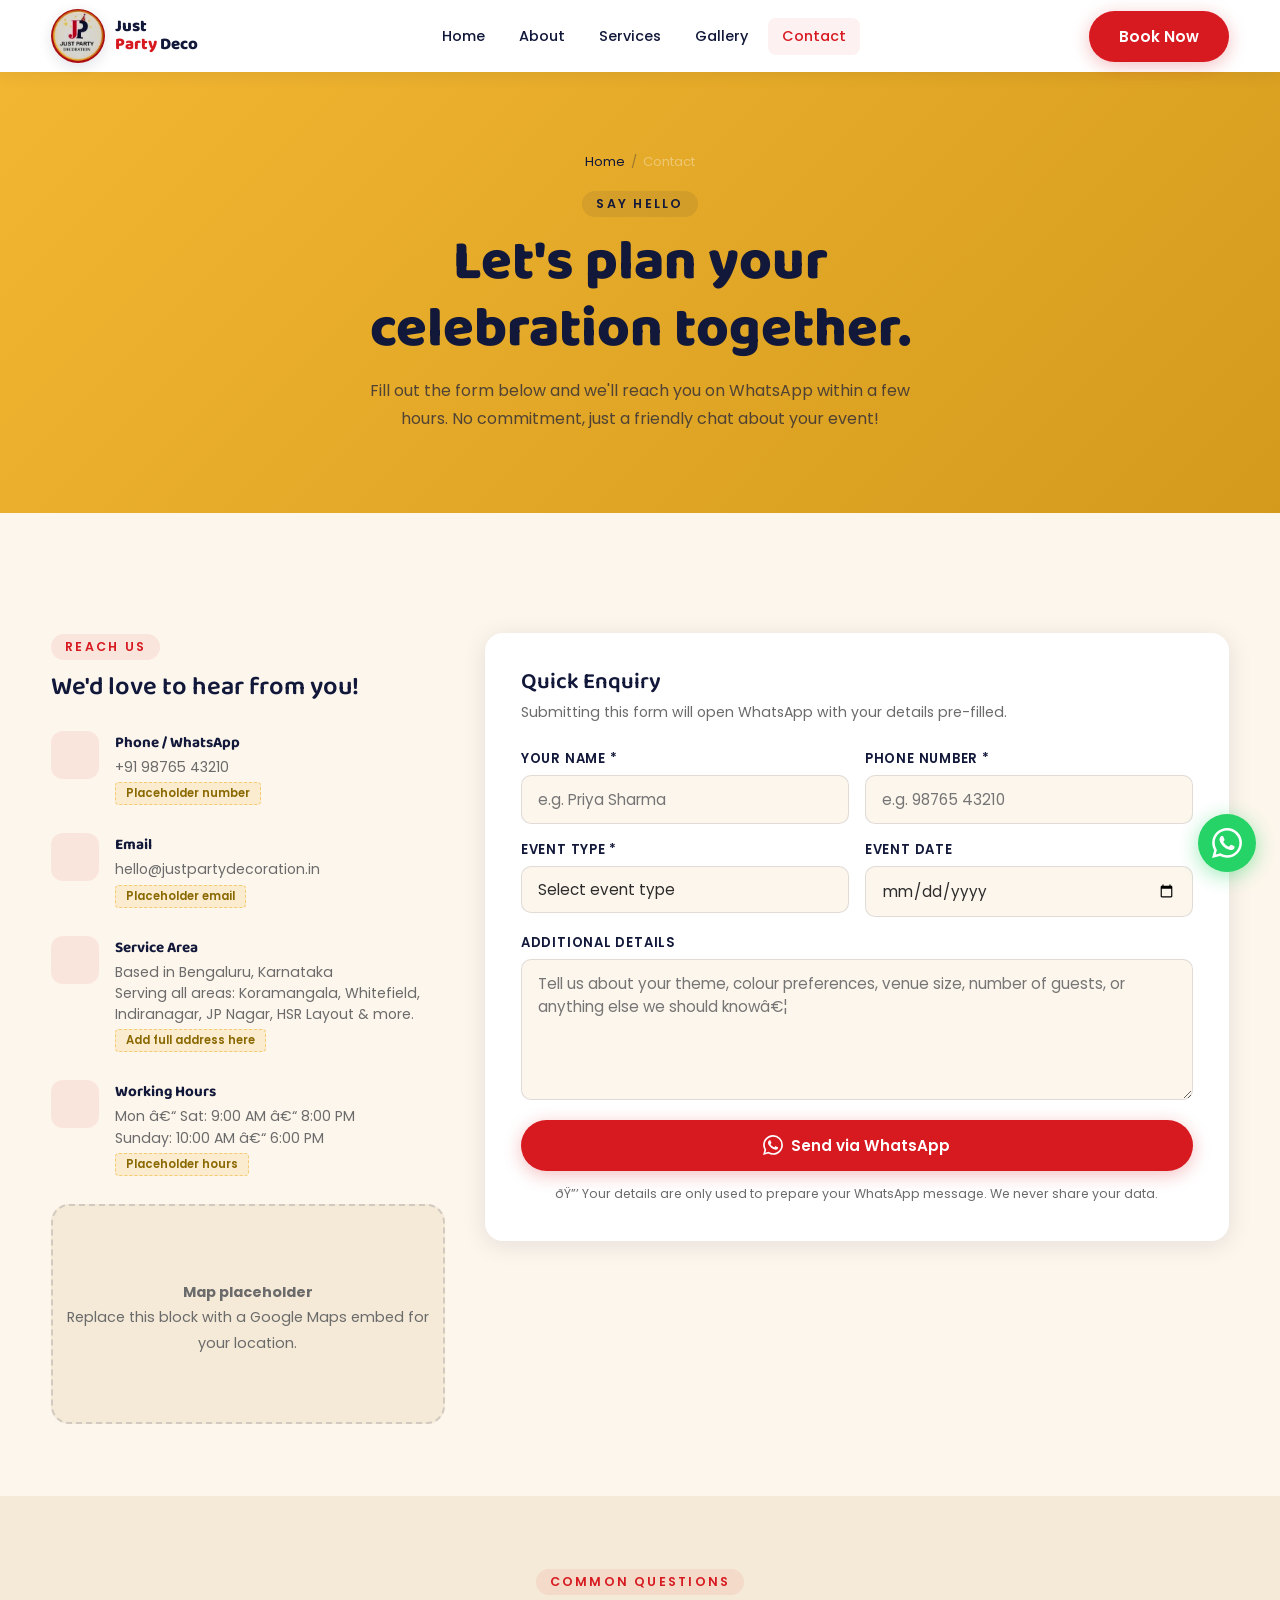
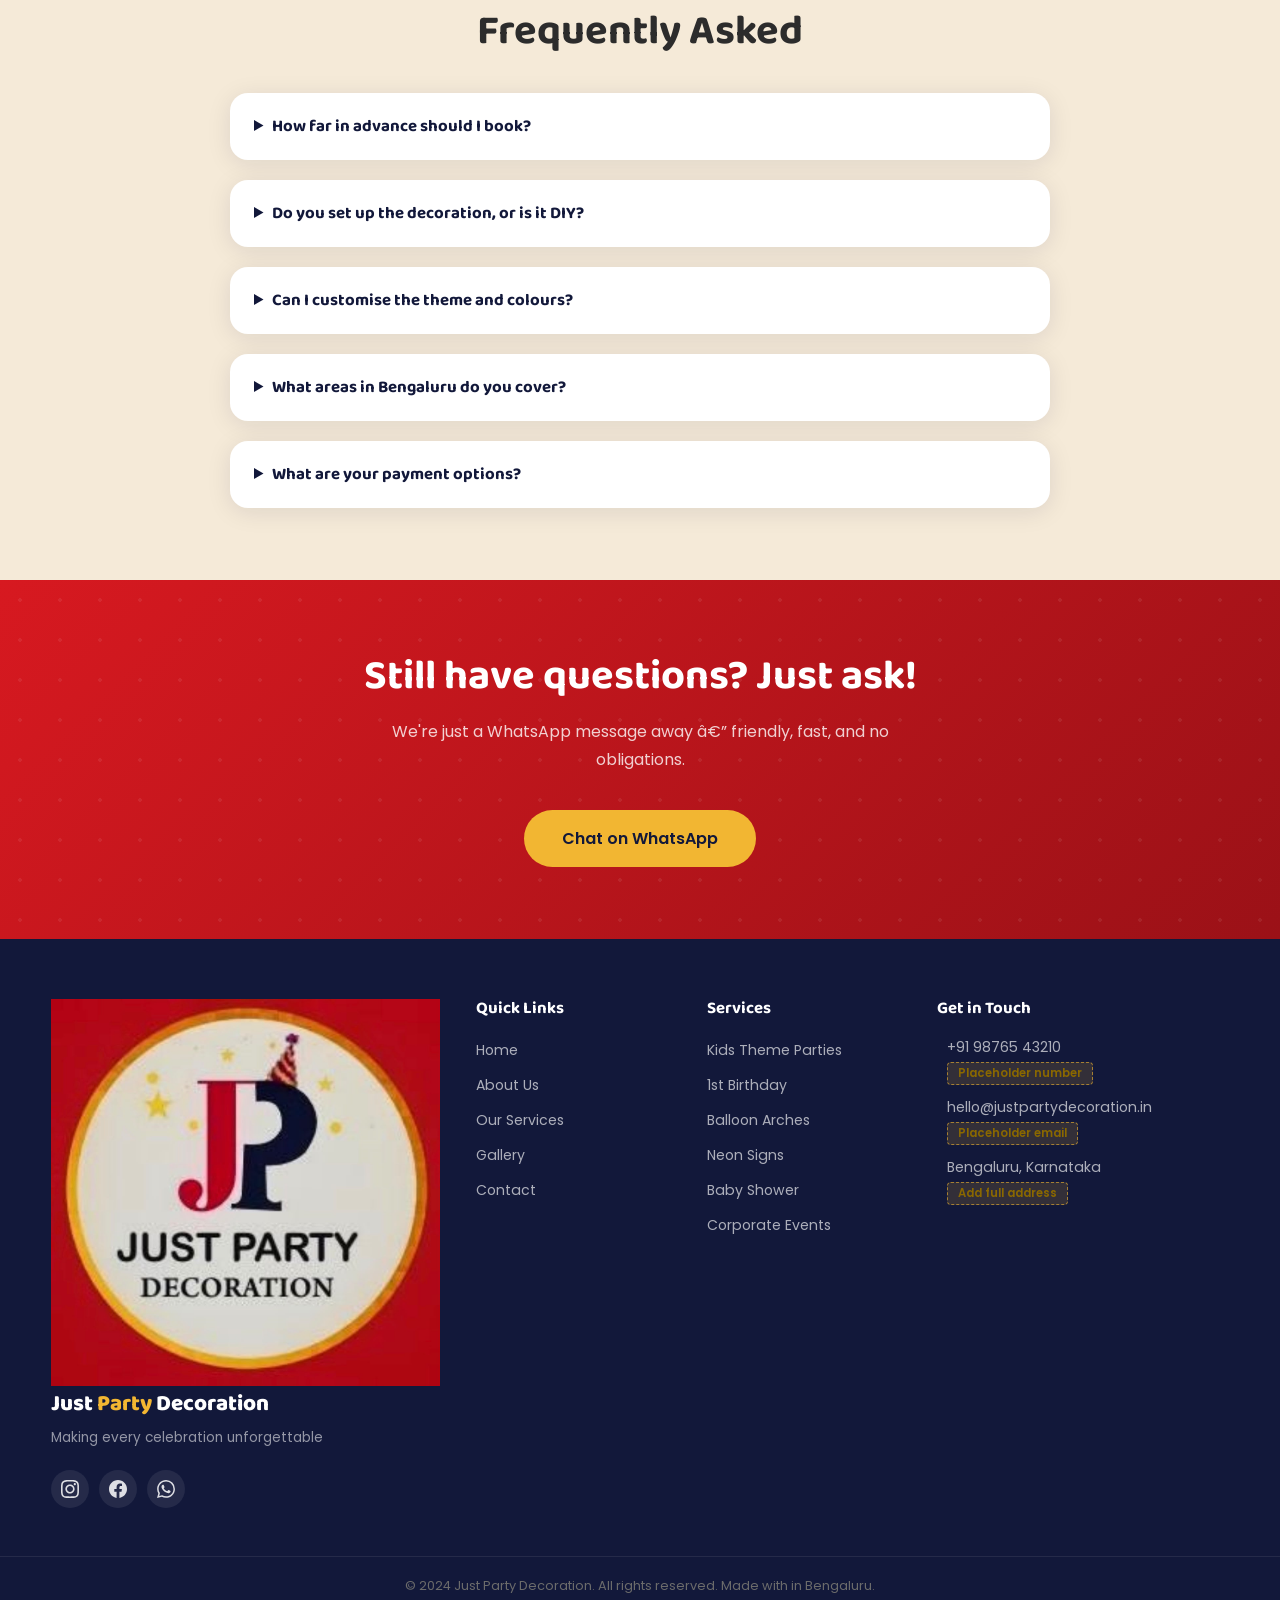
<file: contact.html>
<!DOCTYPE html>
<html lang="en">

<head>
  <!-- â”€â”€ SEO Meta Tags â”€â”€â”€â”€â”€â”€â”€â”€â”€â”€â”€â”€â”€â”€â”€â”€â”€â”€â”€â”€â”€â”€â”€â”€â”€â”€â”€â”€â”€â”€â”€â”€â”€â”€â”€â”€â”€ -->
  <meta charset="UTF-8" />
  <meta name="viewport" content="width=device-width, initial-scale=1.0" />
  <title>Contact â€“ Just Party Decoration | Bengaluru</title>
  <meta name="description"
    content="Contact Just Party Decoration to book your balloon & party decor in Bengaluru. Fill our enquiry form and we'll reach you on WhatsApp within hours." />
  <meta name="keywords"
    content="contact party decorator Bengaluru, book balloon decoration, party decor enquiry, WhatsApp party booking" />
  <meta name="author" content="Just Party Decoration" />

  <meta property="og:title" content="Contact â€“ Just Party Decoration" />
  <meta property="og:description"
    content="Send us an enquiry and we'll get back to you on WhatsApp within a few hours." />
  <meta property="og:type" content="website" />

  <link rel="icon" href="assets/just-party-logo.svg" type="image/svg+xml" />
  <link rel="stylesheet" href="style.css" />
</head>

<body>

  <!-- NAVBAR (shared) -->
  <header class="navbar" role="banner">
    <div class="navbar__inner">
      <a href="index.html" class="navbar__logo" aria-label="Just Party Decoration â€“ Home">
        <img src="assets/logo.jpeg" alt="Just Party Decoration logo" />

        <div class="navbar__logo-text">Just<br><span>Party</span> Deco</div>
      </a>
      <nav class="navbar__links" aria-label="Main navigation">
        <a href="index.html">Home</a>
        <a href="about.html">About</a>
        <a href="services.html">Services</a>
        <a href="gallery.html">Gallery</a>
        <a href="contact.html">Contact</a>
      </nav>
      <a href="contact.html" class="btn btn--primary navbar__cta">Book Now</a>
      <button class="navbar__hamburger" aria-label="Toggle menu" aria-expanded="false">
        <span></span><span></span><span></span>
      </button>
    </div>
    <nav class="navbar__mobile" aria-label="Mobile navigation">
      <a href="index.html">Home</a>
      <a href="about.html">About</a>
      <a href="services.html">Services</a>
      <a href="gallery.html">Gallery</a>
      <a href="contact.html">Contact</a>
      <a href="contact.html" class="btn btn--primary">Book Now ðŸŽ‰</a>
    </nav>
  </header>

  <main>
    <!-- â•â•â•â•â•â•â•â•â•â•â•â•â•â•â•â•â•â•â•â•â•â•â•â•â•â•â•â•â•â•â•â•â•â•â•â•â•â•â•â•â•â•â•â•â•â•â•â•â•â•â•
         PAGE HEADER
         â•â•â•â•â•â•â•â•â•â•â•â•â•â•â•â•â•â•â•â•â•â•â•â•â•â•â•â•â•â•â•â•â•â•â•â•â•â•â•â•â•â•â•â•â•â•â•â•â•â•â• -->
    <section class="contact-hero" aria-label="Contact hero">
      <div class="container">
        <nav class="breadcrumb" aria-label="Breadcrumb" style="color:rgba(18,24,58,0.5);">
          <a href="index.html" style="color:var(--navy);">Home</a>
          <span style="color:rgba(18,24,58,0.35);">/</span>
          <span aria-current="page">Contact</span>
        </nav>
        <span class="section-label" style="color:var(--navy);background:rgba(18,24,58,0.08);">Say hello</span>
        <h1>Let's plan your<br>celebration together.</h1>
        <p>
          Fill out the form below and we'll reach you on WhatsApp within a few hours.
          No commitment, just a friendly chat about your event!
        </p>
      </div>
    </section>

    <!-- â•â•â•â•â•â•â•â•â•â•â•â•â•â•â•â•â•â•â•â•â•â•â•â•â•â•â•â•â•â•â•â•â•â•â•â•â•â•â•â•â•â•â•â•â•â•â•â•â•â•â•
         CONTACT LAYOUT
         â•â•â•â•â•â•â•â•â•â•â•â•â•â•â•â•â•â•â•â•â•â•â•â•â•â•â•â•â•â•â•â•â•â•â•â•â•â•â•â•â•â•â•â•â•â•â•â•â•â•â• -->
    <section class="section" aria-labelledby="contact-heading">
      <div class="container">
        <h2 class="sr-only" id="contact-heading">Contact Information and Enquiry Form</h2>

        <div class="contact-layout">

          <!-- â”€â”€ Info Sidebar â”€â”€â”€â”€â”€â”€â”€â”€â”€â”€â”€â”€â”€â”€â”€â”€â”€â”€â”€â”€â”€â”€â”€â”€â”€â”€â”€â”€â”€â”€â”€â”€ -->
          <aside aria-label="Contact details">

            <div class="reveal">
              <span class="section-label">Reach us</span>
              <h3 style="font-family:var(--font-heading);font-size:1.6rem;color:var(--navy);margin-bottom:28px;">
                We'd love to hear from you!
              </h3>
            </div>

            <!-- Phone -->
            <div class="contact-info__item reveal delay-1">
              <div class="contact-info__icon"></div>
              <div>
                <div class="contact-info__label">Phone / WhatsApp</div>
                <!-- PLACEHOLDER: Replace with actual phone number -->
                <div class="contact-info__value">
                  +91 98765 43210<br>
                  <small class="placeholder-notice">Placeholder number</small>
                </div>
              </div>
            </div>

            <!-- Email -->
            <div class="contact-info__item reveal delay-2">
              <div class="contact-info__icon"></div>
              <div>
                <div class="contact-info__label">Email</div>
                <!-- PLACEHOLDER: Replace with actual email -->
                <div class="contact-info__value">
                  hello@justpartydecoration.in<br>
                  <small class="placeholder-notice">Placeholder email</small>
                </div>
              </div>
            </div>

            <!-- Address -->
            <div class="contact-info__item reveal delay-3">
              <div class="contact-info__icon"></div>
              <div>
                <div class="contact-info__label">Service Area</div>
                <!-- PLACEHOLDER: Replace with actual address / service areas -->
                <div class="contact-info__value">
                  Based in Bengaluru, Karnataka<br>
                  Serving all areas: Koramangala, Whitefield,<br>
                  Indiranagar, JP Nagar, HSR Layout &amp; more.<br>
                  <small class="placeholder-notice">Add full address here</small>
                </div>
              </div>
            </div>

            <!-- Working Hours -->
            <div class="contact-info__item reveal delay-4">
              <div class="contact-info__icon"></div>
              <div>
                <div class="contact-info__label">Working Hours</div>
                <div class="contact-info__value">
                  Mon â€“ Sat: 9:00 AM â€“ 8:00 PM<br>
                  Sunday: 10:00 AM â€“ 6:00 PM<br>
                  <!-- PLACEHOLDER: Update hours as needed -->
                  <small class="placeholder-notice">Placeholder hours</small>
                </div>
              </div>
            </div>

            <!-- Map placeholder -->
            <!-- PLACEHOLDER: Replace with actual Google Maps embed iframe -->
            <div class="map-placeholder reveal">
              <span></span>
              <p>
                <strong>Map placeholder</strong><br>
                Replace this block with a Google Maps embed for your location.
              </p>
            </div>

          </aside>

          <!-- â”€â”€ Enquiry Form â”€â”€â”€â”€â”€â”€â”€â”€â”€â”€â”€â”€â”€â”€â”€â”€â”€â”€â”€â”€â”€â”€â”€â”€â”€â”€â”€â”€â”€â”€â”€â”€ -->
          <div class="reveal">
            <form class="enquiry-form" id="enquiryForm" novalidate aria-label="Party decoration enquiry form">

              <h3 style="font-family:var(--font-heading);font-size:1.4rem;color:var(--navy);margin-bottom:4px;">
                Quick Enquiry
              </h3>
              <p style="font-size:0.88rem;margin-bottom:24px;">
                Submitting this form will open WhatsApp with your details pre-filled.
              </p>

              <!-- Row 1: Name + Phone -->
              <div class="form-row form-row--2">
                <div class="form-group">
                  <label for="name">Your Name *</label>
                  <input type="text" id="name" name="name" placeholder="e.g. Priya Sharma" required autocomplete="name"
                    aria-required="true" />
                  <span class="form-error" id="name-error" role="alert"></span>
                </div>
                <div class="form-group">
                  <label for="phone">Phone Number *</label>
                  <input type="tel" id="phone" name="phone" placeholder="e.g. 98765 43210" required autocomplete="tel"
                    aria-required="true" inputmode="numeric" />
                  <span class="form-error" id="phone-error" role="alert"></span>
                </div>
              </div>

              <!-- Row 2: Event Type + Date -->
              <div class="form-row form-row--2">
                <div class="form-group">
                  <label for="eventType">Event Type *</label>
                  <select id="eventType" name="eventType" required aria-required="true">
                    <option value="" disabled selected>Select event type</option>
                    <option value="Kids Birthday Party">Kids Birthday Party</option>
                    <option value="1st Birthday">1st Birthday</option>
                    <option value="Baby Shower">Baby Shower</option>
                    <option value="Anniversary">Anniversary</option>
                    <option value="Balloon Arch">Balloon Arch</option>
                    <option value="Neon Sign">Neon Sign</option>
                    <option value="Corporate Event">Corporate Event</option>
                    <option value="Other">Other</option>
                  </select>
                  <span class="form-error" id="eventType-error" role="alert"></span>
                </div>
                <div class="form-group">
                  <label for="eventDate">Event Date</label>
                  <input type="date" id="eventDate" name="eventDate" aria-label="Event date (optional)" />
                  <span class="form-error" id="eventDate-error" role="alert"></span>
                </div>
              </div>

              <!-- Row 3: Message -->
              <div class="form-row">
                <div class="form-group">
                  <label for="message">Additional Details</label>
                  <textarea id="message" name="message"
                    placeholder="Tell us about your theme, colour preferences, venue size, number of guests, or anything else we should knowâ€¦"
                    rows="5" aria-label="Additional event details (optional)"></textarea>
                </div>
              </div>

              <!-- Submit -->
              <div class="form-submit">
                <button type="submit" class="btn btn--primary">
                  <!-- WhatsApp icon inline -->
                  <svg width="20" height="20" viewBox="0 0 24 24" fill="currentColor" aria-hidden="true">
                    <path
                      d="M17.472 14.382c-.297-.149-1.758-.867-2.03-.967-.273-.099-.471-.148-.67.15-.197.297-.767.966-.94 1.164-.173.199-.347.223-.644.075-.297-.15-1.255-.463-2.39-1.475-.883-.788-1.48-1.761-1.653-2.059-.173-.297-.018-.458.13-.606.134-.133.298-.347.446-.52.149-.174.198-.298.298-.497.099-.198.05-.371-.025-.52-.075-.149-.669-1.612-.916-2.207-.242-.579-.487-.5-.669-.51-.173-.008-.371-.01-.57-.01-.198 0-.52.074-.792.372-.272.297-1.04 1.016-1.04 2.479 0 1.462 1.065 2.875 1.213 3.074.149.198 2.096 3.2 5.077 4.487.709.306 1.262.489 1.694.625.712.227 1.36.195 1.871.118.571-.085 1.758-.719 2.006-1.413.248-.694.248-1.289.173-1.413-.074-.124-.272-.198-.57-.347m-5.421 7.403h-.004a9.87 9.87 0 01-5.031-1.378l-.361-.214-3.741.982.998-3.648-.235-.374a9.86 9.86 0 01-1.51-5.26c.001-5.45 4.436-9.884 9.888-9.884 2.64 0 5.122 1.03 6.988 2.898a9.825 9.825 0 012.893 6.994c-.003 5.45-4.437 9.884-9.885 9.884m8.413-18.297A11.815 11.815 0 0012.05 0C5.495 0 .16 5.335.157 11.892c0 2.096.547 4.142 1.588 5.945L.057 24l6.305-1.654a11.882 11.882 0 005.683 1.448h.005c6.554 0 11.89-5.335 11.893-11.893a11.821 11.821 0 00-3.48-8.413z" />
                  </svg>
                  Send via WhatsApp
                </button>
              </div>

              <p class="form-note">
                ðŸ”’ Your details are only used to prepare your WhatsApp message. We never share your data.
              </p>

            </form>
          </div>

        </div><!-- /.contact-layout -->
      </div>
    </section>

    <!-- â•â•â•â•â•â•â•â•â•â•â•â•â•â•â•â•â•â•â•â•â•â•â•â•â•â•â•â•â•â•â•â•â•â•â•â•â•â•â•â•â•â•â•â•â•â•â•â•â•â•â•
         FAQ STRIP
         â•â•â•â•â•â•â•â•â•â•â•â•â•â•â•â•â•â•â•â•â•â•â•â•â•â•â•â•â•â•â•â•â•â•â•â•â•â•â•â•â•â•â•â•â•â•â•â•â•â•â• -->
    <section class="section section--alt" aria-labelledby="faq-heading">
      <div class="container text-center">
        <span class="section-label">Common questions</span>
        <h2 id="faq-heading">Frequently Asked</h2>

        <div style="display:grid;gap:20px;margin-top:36px;text-align:left;max-width:820px;margin-inline:auto;">

          <details
            style="background:var(--white);padding:20px 24px;border-radius:var(--radius);box-shadow:var(--shadow);">
            <summary
              style="font-family:var(--font-heading);font-weight:700;color:var(--navy);cursor:pointer;font-size:1.05rem;">
              How far in advance should I book?
            </summary>
            <p style="margin-top:12px;font-size:0.92rem;">
              We recommend booking at least 7â€“10 days before your event to ensure availability and
              adequate preparation time. For large events, 2â€“3 weeks is ideal.
              <!-- PLACEHOLDER: Update booking lead time as needed -->
            </p>
          </details>

          <details
            style="background:var(--white);padding:20px 24px;border-radius:var(--radius);box-shadow:var(--shadow);">
            <summary
              style="font-family:var(--font-heading);font-weight:700;color:var(--navy);cursor:pointer;font-size:1.05rem;">
              Do you set up the decoration, or is it DIY?
            </summary>
            <p style="margin-top:12px;font-size:0.92rem;">
              We handle everything â€” delivery, setup, and styling. You relax, we create. Our team
              arrives well before the event to ensure everything is perfect before guests arrive.
            </p>
          </details>

          <details
            style="background:var(--white);padding:20px 24px;border-radius:var(--radius);box-shadow:var(--shadow);">
            <summary
              style="font-family:var(--font-heading);font-weight:700;color:var(--navy);cursor:pointer;font-size:1.05rem;">
              Can I customise the theme and colours?
            </summary>
            <p style="margin-top:12px;font-size:0.92rem;">
              Absolutely! Every setup is custom-designed. Share your theme, colour palette, or
              reference images and we'll create something unique to your vision.
            </p>
          </details>

          <details
            style="background:var(--white);padding:20px 24px;border-radius:var(--radius);box-shadow:var(--shadow);">
            <summary
              style="font-family:var(--font-heading);font-weight:700;color:var(--navy);cursor:pointer;font-size:1.05rem;">
              What areas in Bengaluru do you cover?
            </summary>
            <p style="margin-top:12px;font-size:0.92rem;">
              We serve all major areas including Koramangala, Whitefield, Indiranagar, JP Nagar,
              HSR Layout, Jayanagar, Marathahalli, and more.
              <!-- PLACEHOLDER: Update with actual service areas -->
            </p>
          </details>

          <details
            style="background:var(--white);padding:20px 24px;border-radius:var(--radius);box-shadow:var(--shadow);">
            <summary
              style="font-family:var(--font-heading);font-weight:700;color:var(--navy);cursor:pointer;font-size:1.05rem;">
              What are your payment options?
            </summary>
            <p style="margin-top:12px;font-size:0.92rem;">
              We accept UPI, bank transfer, and cash. A 50% advance is required to confirm the
              booking, with the balance due on the day of setup.
              <!-- PLACEHOLDER: Update payment terms as needed -->
            </p>
          </details>

        </div>
      </div>
    </section>

    <!-- CTA Banner -->
    <section class="cta-banner" aria-label="Final call to action">
      <div class="container reveal">
        <h2>Still have questions? Just ask! </h2>
        <p>We're just a WhatsApp message away â€” friendly, fast, and no obligations.</p>
        <!-- PLACEHOLDER: Replace with actual WhatsApp link -->
        <a href="https://wa.me/919876543210?text=Hello!%20I%20would%20like%20to%20enquire%20about%20party%20decorations."
          target="_blank" rel="noopener noreferrer" class="btn btn--gold">
          Chat on WhatsApp
        </a>
      </div>
    </section>
  </main>

  <!-- FOOTER (shared) -->
  <footer class="footer" role="contentinfo">
    <div class="container">
      <div class="footer__grid">
        <div>
          <img src="assets/logo.jpeg" alt="Just Party Decoration logo" />

          <div class="footer__brand-name">Just <span>Party</span> Decoration</div>
          <p class="footer__tagline">Making every celebration unforgettable </p>
          <div class="footer__socials">
            <!-- PLACEHOLDER: Replace # with actual social URLs -->
            <a href="#" class="footer__social-link" aria-label="Instagram" rel="noopener noreferrer"><svg
                viewBox="0 0 24 24" fill="currentColor" width="18" height="18">
                <path
                  d="M12 2.163c3.204 0 3.584.012 4.85.07 3.252.148 4.771 1.691 4.919 4.919.058 1.265.069 1.645.069 4.849 0 3.205-.012 3.584-.069 4.849-.149 3.225-1.664 4.771-4.919 4.919-1.266.058-1.644.07-4.85.07-3.204 0-3.584-.012-4.849-.07-3.26-.149-4.771-1.699-4.919-4.92-.058-1.265-.07-1.644-.07-4.849 0-3.204.013-3.583.07-4.849.149-3.227 1.664-4.771 4.919-4.919 1.266-.057 1.645-.069 4.849-.069zm0-2.163c-3.259 0-3.667.014-4.947.072-4.358.2-6.78 2.618-6.98 6.98-.059 1.281-.073 1.689-.073 4.948 0 3.259.014 3.668.072 4.948.2 4.358 2.618 6.78 6.98 6.98 1.281.058 1.689.072 4.948.072 3.259 0 3.668-.014 4.948-.072 4.354-.2 6.782-2.618 6.979-6.98.059-1.28.073-1.689.073-4.948 0-3.259-.014-3.667-.072-4.947-.196-4.354-2.617-6.78-6.979-6.98-1.281-.059-1.69-.073-4.949-.073zm0 5.838c-3.403 0-6.162 2.759-6.162 6.162s2.759 6.163 6.162 6.163 6.162-2.759 6.162-6.163c0-3.403-2.759-6.162-6.162-6.162zm0 10.162c-2.209 0-4-1.79-4-4 0-2.209 1.791-4 4-4s4 1.791 4 4c0 2.21-1.791 4-4 4zm6.406-11.845c-.796 0-1.441.645-1.441 1.44s.645 1.44 1.441 1.44c.795 0 1.439-.645 1.439-1.44s-.644-1.44-1.439-1.44z" />
              </svg></a>
            <a href="#" class="footer__social-link" aria-label="Facebook" rel="noopener noreferrer"><svg
                viewBox="0 0 24 24" fill="currentColor" width="18" height="18">
                <path
                  d="M24 12.073c0-6.627-5.373-12-12-12s-12 5.373-12 12c0 5.99 4.388 10.954 10.125 11.854v-8.385H7.078v-3.47h3.047V9.43c0-3.007 1.792-4.669 4.533-4.669 1.312 0 2.686.235 2.686.235v2.953H15.83c-1.491 0-1.956.925-1.956 1.874v2.25h3.328l-.532 3.47h-2.796v8.385C19.612 23.027 24 18.062 24 12.073z" />
              </svg></a>
            <a href="#" class="footer__social-link" aria-label="WhatsApp" rel="noopener noreferrer"><svg
                viewBox="0 0 24 24" fill="currentColor" width="18" height="18">
                <path
                  d="M17.472 14.382c-.297-.149-1.758-.867-2.03-.967-.273-.099-.471-.148-.67.15-.197.297-.767.966-.94 1.164-.173.199-.347.223-.644.075-.297-.15-1.255-.463-2.39-1.475-.883-.788-1.48-1.761-1.653-2.059-.173-.297-.018-.458.13-.606.134-.133.298-.347.446-.52.149-.174.198-.298.298-.497.099-.198.05-.371-.025-.52-.075-.149-.669-1.612-.916-2.207-.242-.579-.487-.5-.669-.51-.173-.008-.371-.01-.57-.01-.198 0-.52.074-.792.372-.272.297-1.04 1.016-1.04 2.479 0 1.462 1.065 2.875 1.213 3.074.149.198 2.096 3.2 5.077 4.487.709.306 1.262.489 1.694.625.712.227 1.36.195 1.871.118.571-.085 1.758-.719 2.006-1.413.248-.694.248-1.289.173-1.413-.074-.124-.272-.198-.57-.347m-5.421 7.403h-.004a9.87 9.87 0 01-5.031-1.378l-.361-.214-3.741.982.998-3.648-.235-.374a9.86 9.86 0 01-1.51-5.26c.001-5.45 4.436-9.884 9.888-9.884 2.64 0 5.122 1.03 6.988 2.898a9.825 9.825 0 012.893 6.994c-.003 5.45-4.437 9.884-9.885 9.884m8.413-18.297A11.815 11.815 0 0012.05 0C5.495 0 .16 5.335.157 11.892c0 2.096.547 4.142 1.588 5.945L.057 24l6.305-1.654a11.882 11.882 0 005.683 1.448h.005c6.554 0 11.89-5.335 11.893-11.893a11.821 11.821 0 00-3.48-8.413z" />
              </svg></a>
          </div>
        </div>
        <div>
          <h3 class="footer__heading">Quick Links</h3>
          <ul class="footer__links">
            <li><a href="index.html">Home</a></li>
            <li><a href="about.html">About Us</a></li>
            <li><a href="services.html">Our Services</a></li>
            <li><a href="gallery.html">Gallery</a></li>
            <li><a href="contact.html">Contact</a></li>
          </ul>
        </div>
        <div>
          <h3 class="footer__heading">Services</h3>
          <ul class="footer__links">
            <li><a href="services.html">Kids Theme Parties</a></li>
            <li><a href="services.html">1st Birthday</a></li>
            <li><a href="services.html">Balloon Arches</a></li>
            <li><a href="services.html">Neon Signs</a></li>
            <li><a href="services.html">Baby Shower</a></li>
            <li><a href="services.html">Corporate Events</a></li>
          </ul>
        </div>
        <div>
          <h3 class="footer__heading">Get in Touch</h3>
          <!-- PLACEHOLDER: Replace with actual contact details -->
          <div class="footer__contact-item"><span></span><span>+91 98765 43210<br><small
                class="placeholder-notice">Placeholder number</small></span></div>
          <div class="footer__contact-item"><span></span><span>hello@justpartydecoration.in<br><small
                class="placeholder-notice">Placeholder email</small></span></div>
          <div class="footer__contact-item"><span></span><span>Bengaluru, Karnataka<br><small
                class="placeholder-notice">Add full address</small></span></div>
        </div>
      </div>
    </div>
    <div class="footer__bottom">
      <p>&copy; 2024 Just Party Decoration. All rights reserved. Made with in Bengaluru.</p>
    </div>
  </footer>

  <a href="#" class="wa-float" aria-label="Chat on WhatsApp" target="_blank" rel="noopener noreferrer">
    <svg viewBox="0 0 24 24" xmlns="http://www.w3.org/2000/svg">
      <path
        d="M17.472 14.382c-.297-.149-1.758-.867-2.03-.967-.273-.099-.471-.148-.67.15-.197.297-.767.966-.94 1.164-.173.199-.347.223-.644.075-.297-.15-1.255-.463-2.39-1.475-.883-.788-1.48-1.761-1.653-2.059-.173-.297-.018-.458.13-.606.134-.133.298-.347.446-.52.149-.174.198-.298.298-.497.099-.198.05-.371-.025-.52-.075-.149-.669-1.612-.916-2.207-.242-.579-.487-.5-.669-.51-.173-.008-.371-.01-.57-.01-.198 0-.52.074-.792.372-.272.297-1.04 1.016-1.04 2.479 0 1.462 1.065 2.875 1.213 3.074.149.198 2.096 3.2 5.077 4.487.709.306 1.262.489 1.694.625.712.227 1.36.195 1.871.118.571-.085 1.758-.719 2.006-1.413.248-.694.248-1.289.173-1.413-.074-.124-.272-.198-.57-.347m-5.421 7.403h-.004a9.87 9.87 0 01-5.031-1.378l-.361-.214-3.741.982.998-3.648-.235-.374a9.86 9.86 0 01-1.51-5.26c.001-5.45 4.436-9.884 9.888-9.884 2.64 0 5.122 1.03 6.988 2.898a9.825 9.825 0 012.893 6.994c-.003 5.45-4.437 9.884-9.885 9.884m8.413-18.297A11.815 11.815 0 0012.05 0C5.495 0 .16 5.335.157 11.892c0 2.096.547 4.142 1.588 5.945L.057 24l6.305-1.654a11.882 11.882 0 005.683 1.448h.005c6.554 0 11.89-5.335 11.893-11.893a11.821 11.821 0 00-3.48-8.413z" />
    </svg>
  </a>

  <script src="script.js"></script>
</body>

</html>
</file>
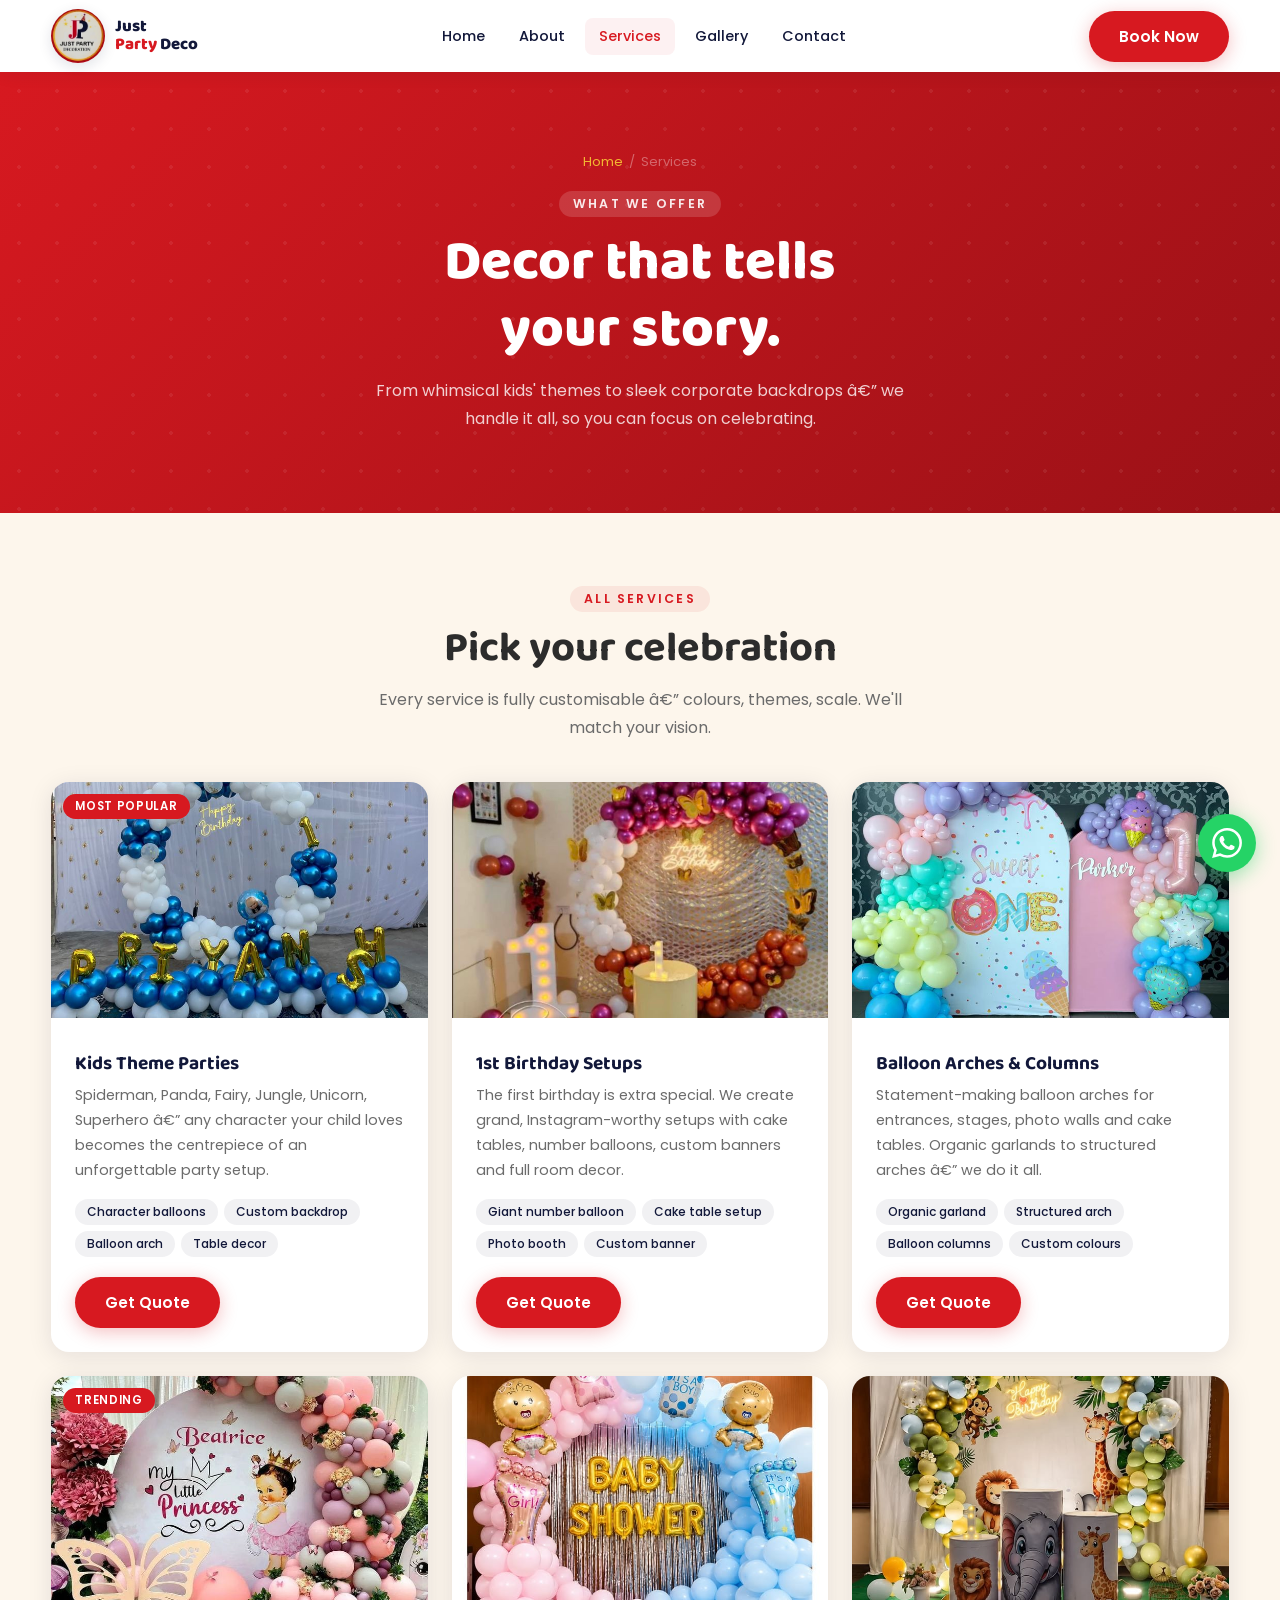
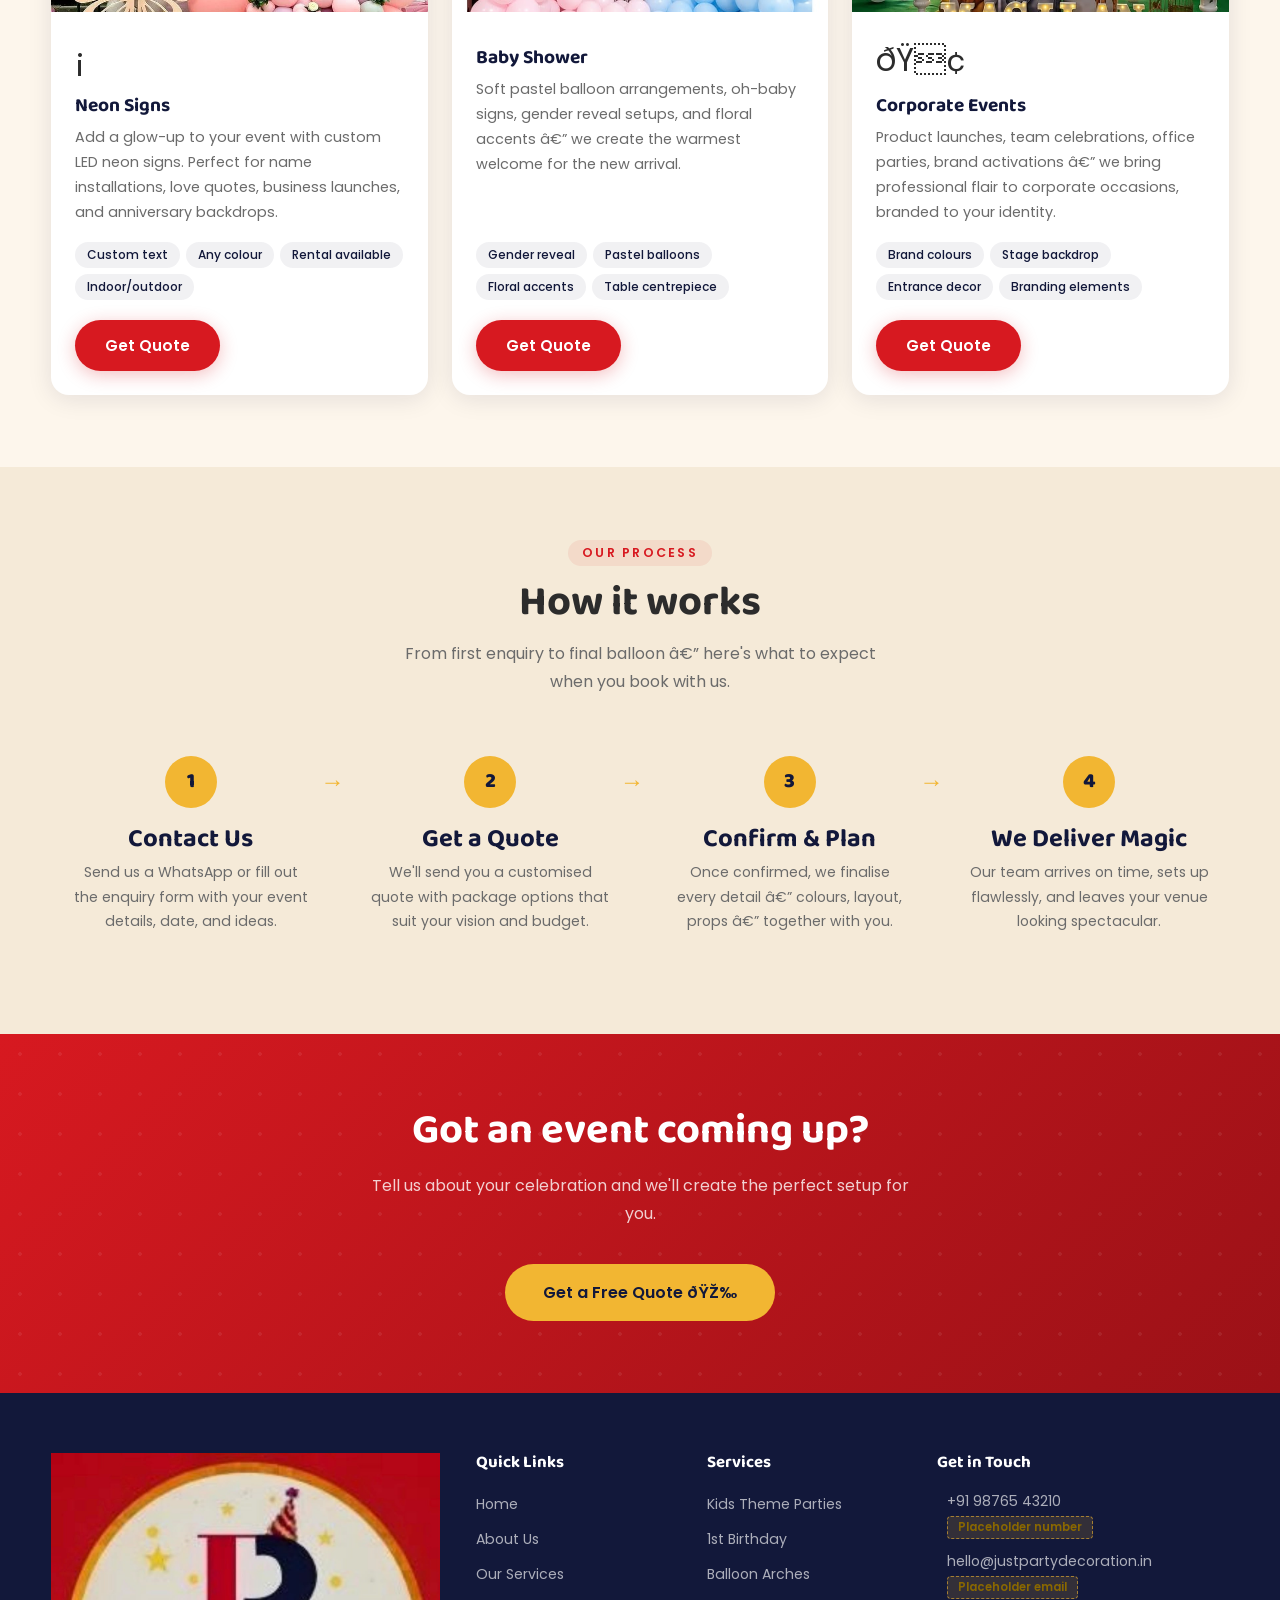
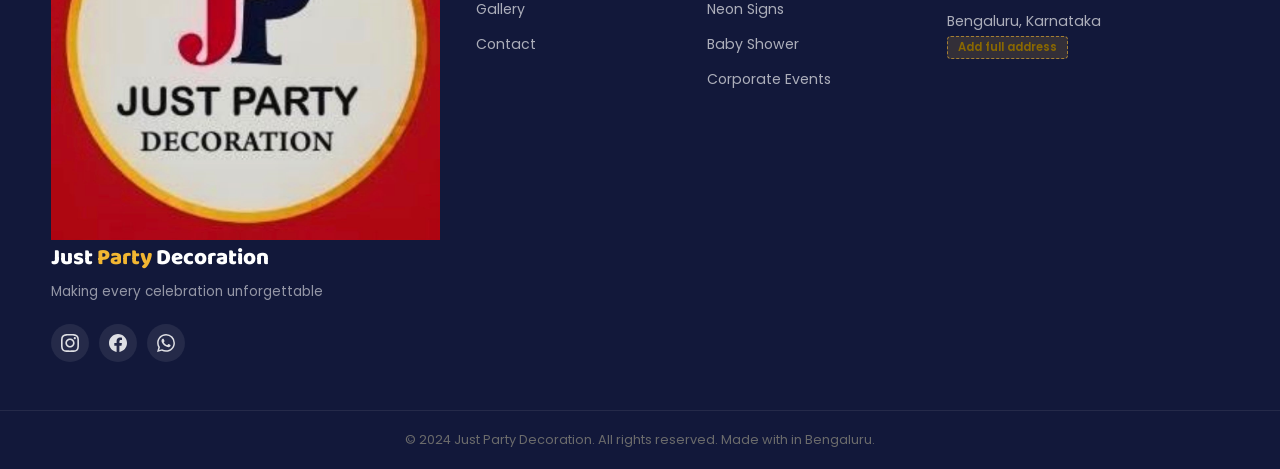
<file: services.html>
<!DOCTYPE html>
<html lang="en">

<head>
  <!-- â”€â”€ SEO Meta Tags â”€â”€â”€â”€â”€â”€â”€â”€â”€â”€â”€â”€â”€â”€â”€â”€â”€â”€â”€â”€â”€â”€â”€â”€â”€â”€â”€â”€â”€â”€â”€â”€â”€â”€â”€â”€â”€ -->
  <meta charset="UTF-8" />
  <meta name="viewport" content="width=device-width, initial-scale=1.0" />
  <title>Services â€“ Just Party Decoration | Bengaluru</title>
  <meta name="description"
    content="Explore our party decoration services: kids theme parties, 1st birthday setups, balloon arches, neon signs, baby showers, and corporate events in Bengaluru." />
  <meta name="keywords"
    content="balloon arch Bengaluru, neon sign decoration, kids birthday theme, baby shower decor, 1st birthday setup, corporate event decor" />
  <meta name="author" content="Just Party Decoration" />

  <meta property="og:title" content="Services â€“ Just Party Decoration" />
  <meta property="og:description" content="Premium balloon & party decor services for every occasion in Bengaluru." />
  <meta property="og:type" content="website" />

  <link rel="icon" href="assets/just-party-logo.svg" type="image/svg+xml" />
  <link rel="stylesheet" href="style.css" />
</head>

<body>

  <!-- NAVBAR (shared) -->
  <header class="navbar" role="banner">
    <div class="navbar__inner">
      <a href="index.html" class="navbar__logo" aria-label="Just Party Decoration â€“ Home">
        <img src="assets/logo.jpeg" alt="Just Party Decoration logo" />

        <div class="navbar__logo-text">Just<br><span>Party</span> Deco</div>
      </a>
      <nav class="navbar__links" aria-label="Main navigation">
        <a href="index.html">Home</a>
        <a href="about.html">About</a>
        <a href="services.html">Services</a>
        <a href="gallery.html">Gallery</a>
        <a href="contact.html">Contact</a>
      </nav>
      <a href="contact.html" class="btn btn--primary navbar__cta">Book Now</a>
      <button class="navbar__hamburger" aria-label="Toggle menu" aria-expanded="false">
        <span></span><span></span><span></span>
      </button>
    </div>
    <nav class="navbar__mobile" aria-label="Mobile navigation">
      <a href="index.html">Home</a>
      <a href="about.html">About</a>
      <a href="services.html">Services</a>
      <a href="gallery.html">Gallery</a>
      <a href="contact.html">Contact</a>
      <a href="contact.html" class="btn btn--primary">Book Now ðŸŽ‰</a>
    </nav>
  </header>

  <main>
    <!-- â•â•â•â•â•â•â•â•â•â•â•â•â•â•â•â•â•â•â•â•â•â•â•â•â•â•â•â•â•â•â•â•â•â•â•â•â•â•â•â•â•â•â•â•â•â•â•â•â•â•â•
         PAGE HERO
         â•â•â•â•â•â•â•â•â•â•â•â•â•â•â•â•â•â•â•â•â•â•â•â•â•â•â•â•â•â•â•â•â•â•â•â•â•â•â•â•â•â•â•â•â•â•â•â•â•â•â• -->
    <section class="services-hero" aria-label="Services hero">
      <div class="container">
        <nav class="breadcrumb" aria-label="Breadcrumb">
          <a href="index.html">Home</a>
          <span>/</span>
          <span aria-current="page">Services</span>
        </nav>
        <span class="section-label" style="color:rgba(255,255,255,0.9);background:rgba(255,255,255,0.15);">What we
          offer</span>
        <h1>Decor that tells<br>your story.</h1>
        <p>
          From whimsical kids' themes to sleek corporate backdrops â€” we handle it all,
          so you can focus on celebrating.
        </p>
      </div>
    </section>

    <!-- â•â•â•â•â•â•â•â•â•â•â•â•â•â•â•â•â•â•â•â•â•â•â•â•â•â•â•â•â•â•â•â•â•â•â•â•â•â•â•â•â•â•â•â•â•â•â•â•â•â•â•
         SERVICE CARDS
         â•â•â•â•â•â•â•â•â•â•â•â•â•â•â•â•â•â•â•â•â•â•â•â•â•â•â•â•â•â•â•â•â•â•â•â•â•â•â•â•â•â•â•â•â•â•â•â•â•â•â• -->
    <section class="section" aria-labelledby="services-heading">
      <div class="container">
        <div class="text-center" style="margin-bottom:8px;">
          <span class="section-label">All services</span>
          <h2 id="services-heading">Pick your celebration</h2>
          <p style="max-width:540px;margin:12px auto 0;">
            Every service is fully customisable â€” colours, themes, scale. We'll match your vision.
          </p>
        </div>

        <div class="services__grid">

          <!-- 1. Kids Theme Parties -->
          <article class="service-card reveal delay-1">
            <div class="service-card__img">
              <img src="assets/1Birthdayimage.jpg" alt="Spiderman theme kids birthday setup" loading="lazy"
                onerror="this.parentElement.style.background='linear-gradient(135deg,#D71920,#F2B632)'" />
              <span class="service-card__tag">Most popular</span>
            </div>
            <div class="service-card__body">
              <div class="service-card__icon"></div>
              <h3 class="service-card__title">Kids Theme Parties</h3>
              <p class="service-card__desc">
                Spiderman, Panda, Fairy, Jungle, Unicorn, Superhero â€” any character your child
                loves becomes the centrepiece of an unforgettable party setup.
              </p>
              <div class="service-card__features">
                <span class="service-card__feature">Character balloons</span>
                <span class="service-card__feature">Custom backdrop</span>
                <span class="service-card__feature">Balloon arch</span>
                <span class="service-card__feature">Table decor</span>
              </div>
              <a href="contact.html?service=kids-theme" class="btn btn--primary service-card__cta">Get Quote</a>
            </div>
          </article>

          <!-- 2. 1st Birthday -->
          <article class="service-card reveal delay-2">
            <div class="service-card__img">
              <img src="assets/1stBirthday.jpg" alt="Boss Baby 1st birthday decoration setup" loading="lazy"
                onerror="this.parentElement.style.background='linear-gradient(135deg,#12183A,#F2B632)'" />
            </div>
            <div class="service-card__body">
              <div class="service-card__icon"></div>
              <h3 class="service-card__title">1st Birthday Setups</h3>
              <p class="service-card__desc">
                The first birthday is extra special. We create grand, Instagram-worthy setups
                with cake tables, number balloons, custom banners and full room decor.
              </p>
              <div class="service-card__features">
                <span class="service-card__feature">Giant number balloon</span>
                <span class="service-card__feature">Cake table setup</span>
                <span class="service-card__feature">Photo booth</span>
                <span class="service-card__feature">Custom banner</span>
              </div>
              <a href="contact.html?service=first-birthday" class="btn btn--primary service-card__cta">Get Quote</a>
            </div>
          </article>

          <!-- 3. Balloon Arches -->
          <article class="service-card reveal delay-3">
            <div class="service-card__img">
              <img src="assets/1birthday.jpg" alt="Colourful balloon arch decoration" loading="lazy"
                onerror="this.parentElement.style.background='linear-gradient(135deg,#F2B632,#D71920)'" />
            </div>
            <div class="service-card__body">
              <div class="service-card__icon"></div>
              <h3 class="service-card__title">Balloon Arches &amp; Columns</h3>
              <p class="service-card__desc">
                Statement-making balloon arches for entrances, stages, photo walls and cake
                tables. Organic garlands to structured arches â€” we do it all.
              </p>
              <div class="service-card__features">
                <span class="service-card__feature">Organic garland</span>
                <span class="service-card__feature">Structured arch</span>
                <span class="service-card__feature">Balloon columns</span>
                <span class="service-card__feature">Custom colours</span>
              </div>
              <a href="contact.html?service=balloon-arch" class="btn btn--primary service-card__cta">Get Quote</a>
            </div>
          </article>

          <!-- 4. Neon Signs -->
          <article class="service-card reveal delay-4">
            <div class="service-card__img">
              <img src="assets/b5d0da58-e970-4ea9-9796-35525ecab919.jpg" alt="Custom neon sign for party decoration"
                loading="lazy"
                onerror="this.parentElement.style.background='linear-gradient(135deg,#2C2C2C,#7B4FD4)'" />
              <span class="service-card__tag">Trending </span>
            </div>
            <div class="service-card__body">
              <div class="service-card__icon">¡</div>
              <h3 class="service-card__title">Neon Signs</h3>
              <p class="service-card__desc">
                Add a glow-up to your event with custom LED neon signs. Perfect for name
                installations, love quotes, business launches, and anniversary backdrops.
              </p>
              <div class="service-card__features">
                <span class="service-card__feature">Custom text</span>
                <span class="service-card__feature">Any colour</span>
                <span class="service-card__feature">Rental available</span>
                <span class="service-card__feature">Indoor/outdoor</span>
              </div>
              <a href="contact.html?service=neon-signs" class="btn btn--primary service-card__cta">Get Quote</a>
            </div>
          </article>

          <!-- 5. Baby Shower -->
          <article class="service-card reveal delay-1">
            <div class="service-card__img">
              <img src="assets/Babyshower.jpg" alt="Elegant baby shower decoration setup" loading="lazy"
                onerror="this.parentElement.style.background='linear-gradient(135deg,#7B4FD4,#F2B632)'" />
            </div>
            <div class="service-card__body">
              <div class="service-card__icon"></div>
              <h3 class="service-card__title">Baby Shower</h3>
              <p class="service-card__desc">
                Soft pastel balloon arrangements, oh-baby signs, gender reveal setups, and
                floral accents â€” we create the warmest welcome for the new arrival.
              </p>
              <div class="service-card__features">
                <span class="service-card__feature">Gender reveal</span>
                <span class="service-card__feature">Pastel balloons</span>
                <span class="service-card__feature">Floral accents</span>
                <span class="service-card__feature">Table centrepiece</span>
              </div>
              <a href="contact.html?service=baby-shower" class="btn btn--primary service-card__cta">Get Quote</a>
            </div>
          </article>

          <!-- 6. Corporate Events -->
          <article class="service-card reveal delay-2">
            <div class="service-card__img">
              <img src="assets/Magilan_Birthday.jpg" alt="Professional corporate event decoration" loading="lazy"
                onerror="this.parentElement.style.background='linear-gradient(135deg,#12183A,#1e2a5a)'" />
            </div>
            <div class="service-card__body">
              <div class="service-card__icon">ðŸ¢</div>
              <h3 class="service-card__title">Corporate Events</h3>
              <p class="service-card__desc">
                Product launches, team celebrations, office parties, brand activations â€” we
                bring professional flair to corporate occasions, branded to your identity.
              </p>
              <div class="service-card__features">
                <span class="service-card__feature">Brand colours</span>
                <span class="service-card__feature">Stage backdrop</span>
                <span class="service-card__feature">Entrance decor</span>
                <span class="service-card__feature">Branding elements</span>
              </div>
              <a href="contact.html?service=corporate" class="btn btn--primary service-card__cta">Get Quote</a>
            </div>
          </article>

        </div>
      </div>
    </section>

    <!-- â•â•â•â•â•â•â•â•â•â•â•â•â•â•â•â•â•â•â•â•â•â•â•â•â•â•â•â•â•â•â•â•â•â•â•â•â•â•â•â•â•â•â•â•â•â•â•â•â•â•â•
         HOW WE WORK (Process)
         â•â•â•â•â•â•â•â•â•â•â•â•â•â•â•â•â•â•â•â•â•â•â•â•â•â•â•â•â•â•â•â•â•â•â•â•â•â•â•â•â•â•â•â•â•â•â•â•â•â•â• -->
    <section class="section section--alt" aria-labelledby="process-heading">
      <div class="container text-center">
        <span class="section-label">Our process</span>
        <h2 id="process-heading">How it works</h2>
        <p style="max-width:500px;margin:12px auto 0;">
          From first enquiry to final balloon â€” here's what to expect when you book with us.
        </p>

        <div class="process__steps mt-8">
          <div class="process-step reveal delay-1">
            <div class="process-step__num">1</div>
            <h3 class="process-step__title">Contact Us</h3>
            <p class="process-step__desc">
              Send us a WhatsApp or fill out the enquiry form with your event details, date, and ideas.
            </p>
          </div>
          <div class="process-step reveal delay-2">
            <div class="process-step__num">2</div>
            <h3 class="process-step__title">Get a Quote</h3>
            <p class="process-step__desc">
              We'll send you a customised quote with package options that suit your vision and budget.
            </p>
          </div>
          <div class="process-step reveal delay-3">
            <div class="process-step__num">3</div>
            <h3 class="process-step__title">Confirm &amp; Plan</h3>
            <p class="process-step__desc">
              Once confirmed, we finalise every detail â€” colours, layout, props â€” together with you.
            </p>
          </div>
          <div class="process-step reveal delay-4">
            <div class="process-step__num">4</div>
            <h3 class="process-step__title">We Deliver Magic</h3>
            <p class="process-step__desc">
              Our team arrives on time, sets up flawlessly, and leaves your venue looking spectacular.
            </p>
          </div>
        </div>
      </div>
    </section>

    <!-- CTA Banner -->
    <section class="cta-banner" aria-label="Call to action">
      <div class="container reveal">
        <h2>Got an event coming up?</h2>
        <p>Tell us about your celebration and we'll create the perfect setup for you.</p>
        <a href="contact.html" class="btn btn--gold">Get a Free Quote ðŸŽ‰</a>
      </div>
    </section>
  </main>

  <!-- FOOTER (shared) -->
  <footer class="footer" role="contentinfo">
    <div class="container">
      <div class="footer__grid">
        <div>
          <img src="assets/logo.jpeg" alt="Just Party Decoration logo" />

          <div class="footer__brand-name">Just <span>Party</span> Decoration</div>
          <p class="footer__tagline">Making every celebration unforgettable </p>
          <div class="footer__socials">
            <!-- PLACEHOLDER: Replace # with actual social URLs -->
            <a href="#" class="footer__social-link" aria-label="Instagram" rel="noopener noreferrer"><svg
                viewBox="0 0 24 24" fill="currentColor" width="18" height="18">
                <path
                  d="M12 2.163c3.204 0 3.584.012 4.85.07 3.252.148 4.771 1.691 4.919 4.919.058 1.265.069 1.645.069 4.849 0 3.205-.012 3.584-.069 4.849-.149 3.225-1.664 4.771-4.919 4.919-1.266.058-1.644.07-4.85.07-3.204 0-3.584-.012-4.849-.07-3.26-.149-4.771-1.699-4.919-4.92-.058-1.265-.07-1.644-.07-4.849 0-3.204.013-3.583.07-4.849.149-3.227 1.664-4.771 4.919-4.919 1.266-.057 1.645-.069 4.849-.069zm0-2.163c-3.259 0-3.667.014-4.947.072-4.358.2-6.78 2.618-6.98 6.98-.059 1.281-.073 1.689-.073 4.948 0 3.259.014 3.668.072 4.948.2 4.358 2.618 6.78 6.98 6.98 1.281.058 1.689.072 4.948.072 3.259 0 3.668-.014 4.948-.072 4.354-.2 6.782-2.618 6.979-6.98.059-1.28.073-1.689.073-4.948 0-3.259-.014-3.667-.072-4.947-.196-4.354-2.617-6.78-6.979-6.98-1.281-.059-1.69-.073-4.949-.073zm0 5.838c-3.403 0-6.162 2.759-6.162 6.162s2.759 6.163 6.162 6.163 6.162-2.759 6.162-6.163c0-3.403-2.759-6.162-6.162-6.162zm0 10.162c-2.209 0-4-1.79-4-4 0-2.209 1.791-4 4-4s4 1.791 4 4c0 2.21-1.791 4-4 4zm6.406-11.845c-.796 0-1.441.645-1.441 1.44s.645 1.44 1.441 1.44c.795 0 1.439-.645 1.439-1.44s-.644-1.44-1.439-1.44z" />
              </svg></a>
            <a href="#" class="footer__social-link" aria-label="Facebook" rel="noopener noreferrer"><svg
                viewBox="0 0 24 24" fill="currentColor" width="18" height="18">
                <path
                  d="M24 12.073c0-6.627-5.373-12-12-12s-12 5.373-12 12c0 5.99 4.388 10.954 10.125 11.854v-8.385H7.078v-3.47h3.047V9.43c0-3.007 1.792-4.669 4.533-4.669 1.312 0 2.686.235 2.686.235v2.953H15.83c-1.491 0-1.956.925-1.956 1.874v2.25h3.328l-.532 3.47h-2.796v8.385C19.612 23.027 24 18.062 24 12.073z" />
              </svg></a>
            <a href="#" class="footer__social-link" aria-label="WhatsApp" rel="noopener noreferrer"><svg
                viewBox="0 0 24 24" fill="currentColor" width="18" height="18">
                <path
                  d="M17.472 14.382c-.297-.149-1.758-.867-2.03-.967-.273-.099-.471-.148-.67.15-.197.297-.767.966-.94 1.164-.173.199-.347.223-.644.075-.297-.15-1.255-.463-2.39-1.475-.883-.788-1.48-1.761-1.653-2.059-.173-.297-.018-.458.13-.606.134-.133.298-.347.446-.52.149-.174.198-.298.298-.497.099-.198.05-.371-.025-.52-.075-.149-.669-1.612-.916-2.207-.242-.579-.487-.5-.669-.51-.173-.008-.371-.01-.57-.01-.198 0-.52.074-.792.372-.272.297-1.04 1.016-1.04 2.479 0 1.462 1.065 2.875 1.213 3.074.149.198 2.096 3.2 5.077 4.487.709.306 1.262.489 1.694.625.712.227 1.36.195 1.871.118.571-.085 1.758-.719 2.006-1.413.248-.694.248-1.289.173-1.413-.074-.124-.272-.198-.57-.347m-5.421 7.403h-.004a9.87 9.87 0 01-5.031-1.378l-.361-.214-3.741.982.998-3.648-.235-.374a9.86 9.86 0 01-1.51-5.26c.001-5.45 4.436-9.884 9.888-9.884 2.64 0 5.122 1.03 6.988 2.898a9.825 9.825 0 012.893 6.994c-.003 5.45-4.437 9.884-9.885 9.884m8.413-18.297A11.815 11.815 0 0012.05 0C5.495 0 .16 5.335.157 11.892c0 2.096.547 4.142 1.588 5.945L.057 24l6.305-1.654a11.882 11.882 0 005.683 1.448h.005c6.554 0 11.89-5.335 11.893-11.893a11.821 11.821 0 00-3.48-8.413z" />
              </svg></a>
          </div>
        </div>
        <div>
          <h3 class="footer__heading">Quick Links</h3>
          <ul class="footer__links">
            <li><a href="index.html">Home</a></li>
            <li><a href="about.html">About Us</a></li>
            <li><a href="services.html">Our Services</a></li>
            <li><a href="gallery.html">Gallery</a></li>
            <li><a href="contact.html">Contact</a></li>
          </ul>
        </div>
        <div>
          <h3 class="footer__heading">Services</h3>
          <ul class="footer__links">
            <li><a href="services.html">Kids Theme Parties</a></li>
            <li><a href="services.html">1st Birthday</a></li>
            <li><a href="services.html">Balloon Arches</a></li>
            <li><a href="services.html">Neon Signs</a></li>
            <li><a href="services.html">Baby Shower</a></li>
            <li><a href="services.html">Corporate Events</a></li>
          </ul>
        </div>
        <div>
          <h3 class="footer__heading">Get in Touch</h3>
          <!-- PLACEHOLDER: Replace with actual contact details -->
          <div class="footer__contact-item"><span></span><span>+91 98765 43210<br><small
                class="placeholder-notice">Placeholder number</small></span></div>
          <div class="footer__contact-item"><span></span><span>hello@justpartydecoration.in<br><small
                class="placeholder-notice">Placeholder email</small></span></div>
          <div class="footer__contact-item"><span></span><span>Bengaluru, Karnataka<br><small
                class="placeholder-notice">Add full address</small></span></div>
        </div>
      </div>
    </div>
    <div class="footer__bottom">
      <p>&copy; 2024 Just Party Decoration. All rights reserved. Made with in Bengaluru.</p>
    </div>
  </footer>

  <a href="#" class="wa-float" aria-label="Chat on WhatsApp" target="_blank" rel="noopener noreferrer">
    <svg viewBox="0 0 24 24" xmlns="http://www.w3.org/2000/svg">
      <path
        d="M17.472 14.382c-.297-.149-1.758-.867-2.03-.967-.273-.099-.471-.148-.67.15-.197.297-.767.966-.94 1.164-.173.199-.347.223-.644.075-.297-.15-1.255-.463-2.39-1.475-.883-.788-1.48-1.761-1.653-2.059-.173-.297-.018-.458.13-.606.134-.133.298-.347.446-.52.149-.174.198-.298.298-.497.099-.198.05-.371-.025-.52-.075-.149-.669-1.612-.916-2.207-.242-.579-.487-.5-.669-.51-.173-.008-.371-.01-.57-.01-.198 0-.52.074-.792.372-.272.297-1.04 1.016-1.04 2.479 0 1.462 1.065 2.875 1.213 3.074.149.198 2.096 3.2 5.077 4.487.709.306 1.262.489 1.694.625.712.227 1.36.195 1.871.118.571-.085 1.758-.719 2.006-1.413.248-.694.248-1.289.173-1.413-.074-.124-.272-.198-.57-.347m-5.421 7.403h-.004a9.87 9.87 0 01-5.031-1.378l-.361-.214-3.741.982.998-3.648-.235-.374a9.86 9.86 0 01-1.51-5.26c.001-5.45 4.436-9.884 9.888-9.884 2.64 0 5.122 1.03 6.988 2.898a9.825 9.825 0 012.893 6.994c-.003 5.45-4.437 9.884-9.885 9.884m8.413-18.297A11.815 11.815 0 0012.05 0C5.495 0 .16 5.335.157 11.892c0 2.096.547 4.142 1.588 5.945L.057 24l6.305-1.654a11.882 11.882 0 005.683 1.448h.005c6.554 0 11.89-5.335 11.893-11.893a11.821 11.821 0 00-3.48-8.413z" />
    </svg>
  </a>

  <script src="script.js"></script>
</body>

</html>
</file>
<file: style.css>
/* ============================================================
   Just Party Decoration – style.css
   Brand: Red #D71920 | Navy #12183A | Gold #F2B632 | Cream #FDF6EC
   Fonts: Baloo 2 (headings) · Poppins (body)
   Mobile-first, responsive
   ============================================================ */

/* --- Google Fonts ------------------------------------------ */
@import url('https://fonts.googleapis.com/css2?family=Baloo+2:wght@400;600;700;800&family=Poppins:wght@300;400;500;600&display=swap');

/* --- CSS Custom Properties ---------------------------------- */
:root {
  --red:    #D71920;
  --navy:   #12183A;
  --gold:   #F2B632;
  --cream:  #FDF6EC;
  --cream2: #F5EAD8;
  --white:  #FFFFFF;
  --text:   #2C2C2C;
  --text-light: #6B6B6B;
  --shadow: 0 4px 24px rgba(18,24,58,0.10);
  --shadow-hover: 0 8px 32px rgba(18,24,58,0.18);
  --radius: 18px;
  --radius-sm: 10px;
  --transition: 0.3s cubic-bezier(0.4,0,0.2,1);
  --navbar-h: 72px;
  --font-heading: 'Baloo 2', cursive;
  --font-body: 'Poppins', sans-serif;
}

/* --- Reset / Base ------------------------------------------ */
*, *::before, *::after { box-sizing: border-box; margin: 0; padding: 0; }

html { scroll-behavior: smooth; font-size: 16px; }

body {
  font-family: var(--font-body);
  background: var(--cream);
  color: var(--text);
  min-height: 100vh;
  overflow-x: hidden;
}

img { display: block; max-width: 100%; height: auto; }
a  { color: inherit; text-decoration: none; }
ul { list-style: none; }
button { font-family: var(--font-body); cursor: pointer; border: none; outline: none; }

/* --- Typography -------------------------------------------- */
h1, h2, h3, h4 { font-family: var(--font-heading); line-height: 1.2; }

h1 { font-size: clamp(2rem, 6vw, 3.5rem); font-weight: 800; }
h2 { font-size: clamp(1.6rem, 4vw, 2.6rem); font-weight: 700; }
h3 { font-size: clamp(1.2rem, 3vw, 1.6rem); font-weight: 600; }

p  { line-height: 1.75; color: var(--text-light); }

.section-label {
  display: inline-block;
  font-family: var(--font-body);
  font-size: 0.78rem;
  font-weight: 600;
  letter-spacing: 0.18em;
  text-transform: uppercase;
  color: var(--red);
  background: rgba(215,25,32,0.08);
  padding: 4px 14px;
  border-radius: 100px;
  margin-bottom: 12px;
}

/* --- Layout helpers ---------------------------------------- */
.container { width: 92%; max-width: 1180px; margin-inline: auto; }
.section    { padding: 72px 0; }
.section--alt { background: var(--cream2); }
.section--dark { background: var(--navy); color: var(--white); }
.section--dark p { color: rgba(255,255,255,0.75); }

.text-center { text-align: center; }

.btn {
  display: inline-flex;
  align-items: center;
  gap: 8px;
  padding: 14px 30px;
  border-radius: 100px;
  font-family: var(--font-body);
  font-size: 0.95rem;
  font-weight: 600;
  transition: var(--transition);
  white-space: nowrap;
}

.btn--primary {
  background: var(--red);
  color: var(--white);
  box-shadow: 0 4px 18px rgba(215,25,32,0.28);
}
.btn--primary:hover {
  background: #b8141a;
  transform: translateY(-2px);
  box-shadow: 0 8px 28px rgba(215,25,32,0.38);
}

.btn--outline {
  background: transparent;
  color: var(--white);
  border: 2px solid rgba(255,255,255,0.7);
}
.btn--outline:hover {
  background: rgba(255,255,255,0.12);
  border-color: var(--white);
}

.btn--gold {
  background: var(--gold);
  color: var(--navy);
}
.btn--gold:hover {
  background: #e0a620;
  transform: translateY(-2px);
}

/* ============================================================
   NAVBAR
   ============================================================ */
.navbar {
  position: sticky;
  top: 0;
  z-index: 1000;
  background: var(--white);
  box-shadow: 0 2px 16px rgba(18,24,58,0.08);
  height: var(--navbar-h);
  display: flex;
  align-items: center;
}

.navbar__inner {
  display: flex;
  align-items: center;
  justify-content: space-between;
  width: 92%;
  max-width: 1180px;
  margin-inline: auto;
}

.navbar__logo {
  display: flex;
  align-items: center;
  gap: 10px;
}

.navbar__logo img {
  height: 54px;
  width: 54px;
  object-fit: cover;
  border-radius: 50%;
  box-shadow: 0 4px 14px rgba(18,24,58,0.12);
  transition: transform 0.25s ease;
}
.navbar__logo:hover img {
  transform: scale(1.05);
}

/* Fallback logo text when image is missing */
.navbar__logo-text {
  font-family: var(--font-heading);
  font-size: 1.05rem;
  font-weight: 800;
  color: var(--navy);
  line-height: 1.1;
}
.navbar__logo-text span { color: var(--red); }

.navbar__links {
  display: none;
  gap: 6px;
}

.navbar__links a {
  font-size: 0.9rem;
  font-weight: 500;
  color: var(--navy);
  padding: 8px 14px;
  border-radius: 8px;
  transition: var(--transition);
}
.navbar__links a:hover,
.navbar__links a.active {
  color: var(--red);
  background: rgba(215,25,32,0.06);
}

.navbar__cta {
  display: none;
}

.navbar__hamburger {
  background: none;
  border: none;
  cursor: pointer;
  padding: 6px;
  display: flex;
  flex-direction: column;
  gap: 5px;
}
.navbar__hamburger span {
  display: block;
  width: 26px;
  height: 2.5px;
  background: var(--navy);
  border-radius: 2px;
  transition: var(--transition);
}
.navbar__hamburger.open span:nth-child(1) { transform: translateY(7.5px) rotate(45deg); }
.navbar__hamburger.open span:nth-child(2) { opacity: 0; }
.navbar__hamburger.open span:nth-child(3) { transform: translateY(-7.5px) rotate(-45deg); }

/* Mobile nav dropdown */
.navbar__mobile {
  display: none;
  flex-direction: column;
  background: var(--white);
  border-top: 1px solid var(--cream2);
  padding: 16px 24px 24px;
  gap: 4px;
  position: absolute;
  top: var(--navbar-h);
  left: 0;
  right: 0;
  box-shadow: 0 8px 24px rgba(18,24,58,0.10);
  z-index: 999;
}
.navbar__mobile.open { display: flex; }
.navbar__mobile a {
  font-size: 1rem;
  font-weight: 500;
  color: var(--navy);
  padding: 12px 8px;
  border-bottom: 1px solid var(--cream2);
  transition: color var(--transition);
}
.navbar__mobile a:hover { color: var(--red); }
.navbar__mobile .btn {
  margin-top: 12px;
  justify-content: center;
}

/* Desktop nav reveal */
@media (min-width: 768px) {
  .navbar__links { display: flex; }
  .navbar__cta   { display: flex; }
  .navbar__hamburger { display: none; }
}

/* ============================================================
   FOOTER
   ============================================================ */
.footer {
  background: var(--navy);
  color: rgba(255,255,255,0.85);
  padding: 60px 0 0;
}

.footer__grid {
  display: grid;
  gap: 36px;
  grid-template-columns: 1fr;
}

.footer__brand-logo {
  height: 72px;
  width: 72px;
  object-fit: cover;
  margin-bottom: 16px;
  border-radius: 50%;
  box-shadow: 0 4px 16px rgba(0,0,0,0.25);
}
.footer__brand-name {
  font-family: var(--font-heading);
  font-size: 1.4rem;
  font-weight: 800;
  color: var(--white);
  margin-bottom: 4px;
}
.footer__brand-name span { color: var(--gold); }
.footer__tagline { font-size: 0.85rem; color: rgba(255,255,255,0.55); margin-bottom: 20px; }

.footer__socials {
  display: flex;
  gap: 10px;
}
.footer__social-link {
  width: 38px; height: 38px;
  border-radius: 50%;
  background: rgba(255,255,255,0.08);
  display: flex; align-items: center; justify-content: center;
  transition: var(--transition);
  font-size: 1.1rem;
}
.footer__social-link:hover { background: var(--gold); color: var(--navy); }

.footer__heading {
  font-family: var(--font-heading);
  font-size: 1.05rem;
  font-weight: 700;
  color: var(--white);
  margin-bottom: 18px;
}

.footer__links li { margin-bottom: 10px; }
.footer__links a  {
  font-size: 0.88rem;
  color: rgba(255,255,255,0.65);
  transition: color var(--transition);
}
.footer__links a:hover { color: var(--gold); }

.footer__contact-item {
  display: flex; gap: 10px; align-items: flex-start;
  margin-bottom: 12px;
  font-size: 0.88rem;
  color: rgba(255,255,255,0.65);
}
.footer__contact-item span:first-child {
  font-size: 1rem; margin-top: 1px; flex-shrink: 0;
}

.footer__bottom {
  margin-top: 48px;
  padding: 18px 0;
  border-top: 1px solid rgba(255,255,255,0.08);
  text-align: center;
  font-size: 0.8rem;
  color: rgba(255,255,255,0.4);
}

@media (min-width: 600px) {
  .footer__grid { grid-template-columns: 1fr 1fr; }
}
@media (min-width: 960px) {
  .footer__grid { grid-template-columns: 2fr 1fr 1fr 1.5fr; }
}

/* ============================================================
   FLOATING WHATSAPP BUTTON
   ============================================================ */
.wa-float {
  position: fixed;
  bottom: 28px;
  right: 24px;
  z-index: 900;
  width: 58px; height: 58px;
  background: #25D366;
  border-radius: 50%;
  display: flex; align-items: center; justify-content: center;
  box-shadow: 0 4px 20px rgba(37,211,102,0.45);
  transition: var(--transition);
  animation: wa-bounce 2.5s ease-in-out infinite;
}
.wa-float:hover {
  transform: scale(1.1);
  box-shadow: 0 8px 28px rgba(37,211,102,0.55);
  animation: none;
}
.wa-float svg { width: 30px; height: 30px; fill: var(--white); }

@keyframes wa-bounce {
  0%,100% { transform: translateY(0); }
  50%      { transform: translateY(-8px); }
}

/* ============================================================
   SCROLL REVEAL
   ============================================================ */
.reveal {
  opacity: 0;
  transform: translateY(36px);
  transition: opacity 0.65s ease, transform 0.65s ease;
}
.reveal.visible {
  opacity: 1;
  transform: translateY(0);
}
.reveal-left  { opacity: 0; transform: translateX(-36px); transition: opacity 0.65s ease, transform 0.65s ease; }
.reveal-right { opacity: 0; transform: translateX( 36px); transition: opacity 0.65s ease, transform 0.65s ease; }
.reveal-left.visible,
.reveal-right.visible { opacity: 1; transform: translateX(0); }

/* Stagger delays */
.delay-1 { transition-delay: 0.1s; }
.delay-2 { transition-delay: 0.2s; }
.delay-3 { transition-delay: 0.3s; }
.delay-4 { transition-delay: 0.4s; }
.delay-5 { transition-delay: 0.5s; }

/* ============================================================
   HERO (HOME)
   ============================================================ */
.hero {
  position: relative;
  min-height: calc(100svh - var(--navbar-h));
  background: linear-gradient(135deg, var(--navy) 0%, #1e2a5a 100%);
  display: flex;
  align-items: center;
  overflow: hidden;
  padding: 60px 0;
}

/* Confetti dots decoration */
.hero::before {
  content: '';
  position: absolute;
  inset: 0;
  background-image:
    radial-gradient(circle, rgba(242,182,50,0.2) 2px, transparent 2px),
    radial-gradient(circle, rgba(215,25,32,0.15) 1.5px, transparent 1.5px);
  background-size: 48px 48px, 31px 31px;
  background-position: 0 0, 16px 16px;
  pointer-events: none;
}

.hero__inner {
  display: grid;
  gap: 48px;
  align-items: center;
}

.hero__badge {
  display: inline-flex;
  align-items: center;
  gap: 8px;
  background: rgba(242,182,50,0.12);
  border: 1px solid rgba(242,182,50,0.3);
  color: var(--gold);
  font-size: 0.8rem;
  font-weight: 600;
  letter-spacing: 0.1em;
  padding: 6px 16px;
  border-radius: 100px;
  margin-bottom: 20px;
}

.hero__title {
  color: var(--white);
  margin-bottom: 20px;
}
.hero__title .accent { color: var(--gold); display: block; }

.hero__subtitle {
  color: rgba(255,255,255,0.75);
  font-size: 1.05rem;
  margin-bottom: 36px;
  max-width: 520px;
}

.hero__ctas { display: flex; flex-wrap: wrap; gap: 14px; margin-bottom: 44px; }

.hero__stats {
  display: flex;
  gap: 28px;
  flex-wrap: wrap;
}
.hero__stat { display: flex; flex-direction: column; }
.hero__stat-num {
  font-family: var(--font-heading);
  font-size: 1.8rem;
  font-weight: 800;
  color: var(--gold);
  line-height: 1;
}
.hero__stat-label {
  font-size: 0.78rem;
  color: rgba(255,255,255,0.55);
  text-transform: uppercase;
  letter-spacing: 0.08em;
}

.hero__visual {
  position: relative;
  display: flex;
  justify-content: center;
}

/* Balloon decoration elements */
.balloon {
  position: absolute;
  border-radius: 50%;
  opacity: 0.6;
  animation: float-balloon 6s ease-in-out infinite;
}
.balloon--1 { width: 80px; height: 90px; background: var(--red); top: -20px; right: 60px; animation-delay: 0s; }
.balloon--2 { width: 60px; height: 68px; background: var(--gold); top: 20px; right: 10px; animation-delay: 1.2s; }
.balloon--3 { width: 50px; height: 56px; background: #7B4FD4; bottom: 60px; right: 40px; animation-delay: 2.4s; }

.balloon::after {
  content: '';
  position: absolute;
  bottom: -14px;
  left: 50%;
  width: 1px;
  height: 40px;
  background: rgba(255,255,255,0.4);
  transform: translateX(-50%);
}

@keyframes float-balloon {
  0%,100% { transform: translateY(0) rotate(-3deg); }
  50%      { transform: translateY(-20px) rotate(3deg); }
}

.hero__img-wrap {
  width: min(380px, 90vw);
  height: min(380px, 90vw);
  border-radius: 50%;
  overflow: hidden;
  border: 6px solid rgba(242,182,50,0.35);
  box-shadow: 0 0 0 14px rgba(242,182,50,0.08);
  background: var(--cream2);
}
.hero__img-wrap img {
  width: 100%; height: 100%; object-fit: cover;
}

@media (min-width: 840px) {
  .hero__inner { grid-template-columns: 1fr 1fr; }
  .hero__subtitle { margin-bottom: 36px; }
}

/* ============================================================
   CATEGORY TILES
   ============================================================ */
.categories__grid {
  display: grid;
  grid-template-columns: repeat(2, 1fr);
  gap: 16px;
  margin-top: 36px;
}

@media (min-width: 640px) {
  .categories__grid { grid-template-columns: repeat(4, 1fr); }
}

.category-tile {
  background: var(--white);
  border-radius: var(--radius);
  padding: 28px 16px;
  text-align: center;
  box-shadow: var(--shadow);
  transition: var(--transition);
  cursor: default;
}
.category-tile:hover {
  transform: translateY(-6px);
  box-shadow: var(--shadow-hover);
}

.category-tile__icon {
  font-size: 2.6rem;
  margin-bottom: 12px;
  display: block;
}
.category-tile__name {
  font-family: var(--font-heading);
  font-size: 1rem;
  font-weight: 700;
  color: var(--navy);
  margin-bottom: 4px;
}
.category-tile__sub {
  font-size: 0.78rem;
  color: var(--text-light);
}

/* ============================================================
   FEATURED PHOTOS GRID
   ============================================================ */
.photos__grid {
  display: grid;
  gap: 14px;
  grid-template-columns: 1fr 1fr;
  margin-top: 36px;
}

@media (min-width: 640px) {
  .photos__grid { grid-template-columns: repeat(3, 1fr); }
}
@media (min-width: 960px) {
  .photos__grid { grid-template-columns: repeat(3, 1fr); }
  .photos__grid .photo-card--wide { grid-column: span 2; }
}

.photo-card {
  border-radius: var(--radius);
  overflow: hidden;
  aspect-ratio: 4/3;
  background: var(--cream2);
  position: relative;
}
.photo-card--tall { aspect-ratio: 3/4; }

.photo-card img {
  width: 100%; height: 100%; object-fit: cover;
  transition: transform 0.5s ease;
}
.photo-card:hover img { transform: scale(1.05); }

.photo-card__overlay {
  position: absolute;
  inset: 0;
  background: linear-gradient(to top, rgba(18,24,58,0.7) 0%, transparent 55%);
  display: flex;
  align-items: flex-end;
  padding: 16px;
  opacity: 0;
  transition: var(--transition);
}
.photo-card:hover .photo-card__overlay { opacity: 1; }
.photo-card__label {
  font-size: 0.85rem;
  font-weight: 600;
  color: var(--white);
}

/* ============================================================
   TESTIMONIAL SLIDER
   ============================================================ */
.testimonials { background: var(--navy); padding: 72px 0; }
.testimonials .section-label { color: var(--gold); background: rgba(242,182,50,0.1); }
.testimonials h2 { color: var(--white); }

.slider {
  position: relative;
  overflow: hidden;
  margin-top: 40px;
}

.slider__track {
  display: flex;
  transition: transform 0.5s cubic-bezier(0.4,0,0.2,1);
}

.testimonial-card {
  min-width: 100%;
  padding: 0 8px;
}

.testimonial-card__inner {
  background: rgba(255,255,255,0.05);
  border: 1px solid rgba(255,255,255,0.08);
  border-radius: var(--radius);
  padding: 36px;
  position: relative;
}

.testimonial-card__quote {
  font-size: 3.5rem;
  color: var(--gold);
  font-family: Georgia, serif;
  line-height: 0.5;
  margin-bottom: 12px;
}

.testimonial-card__text {
  font-size: 1rem;
  line-height: 1.8;
  color: rgba(255,255,255,0.85);
  margin-bottom: 24px;
  font-style: italic;
}

.testimonial-card__author {
  display: flex;
  align-items: center;
  gap: 14px;
}
.testimonial-card__avatar {
  width: 52px; height: 52px;
  border-radius: 50%;
  object-fit: cover;
  border: 2px solid var(--gold);
  background: var(--cream2);
  display: flex; align-items: center; justify-content: center;
  font-family: var(--font-heading);
  font-weight: 700;
  color: var(--navy);
  font-size: 1.2rem;
  overflow: hidden;
}
.testimonial-card__name {
  font-family: var(--font-heading);
  font-size: 1rem;
  font-weight: 700;
  color: var(--white);
}
.testimonial-card__event {
  font-size: 0.8rem;
  color: var(--gold);
}

.testimonial-card__stars {
  position: absolute;
  top: 28px; right: 28px;
  color: var(--gold);
  font-size: 1rem;
  letter-spacing: 2px;
}

.slider__dots {
  display: flex;
  justify-content: center;
  gap: 8px;
  margin-top: 28px;
}
.slider__dot {
  width: 8px; height: 8px;
  border-radius: 50%;
  background: rgba(255,255,255,0.25);
  border: none;
  cursor: pointer;
  transition: var(--transition);
}
.slider__dot.active {
  background: var(--gold);
  width: 24px;
  border-radius: 4px;
}

.slider__arrows {
  display: flex;
  justify-content: center;
  gap: 12px;
  margin-top: 20px;
}
.slider__arrow {
  width: 44px; height: 44px;
  border-radius: 50%;
  background: rgba(255,255,255,0.08);
  color: var(--white);
  font-size: 1.2rem;
  border: 1px solid rgba(255,255,255,0.15);
  display: flex; align-items: center; justify-content: center;
  cursor: pointer;
  transition: var(--transition);
}
.slider__arrow:hover { background: var(--gold); color: var(--navy); border-color: var(--gold); }

/* ============================================================
   CTA BANNER
   ============================================================ */
.cta-banner {
  background: linear-gradient(135deg, var(--red) 0%, #9B1117 100%);
  padding: 72px 0;
  text-align: center;
  position: relative;
  overflow: hidden;
}
.cta-banner::before {
  content: '';
  position: absolute;
  inset: 0;
  background-image: radial-gradient(circle, rgba(255,255,255,0.07) 2px, transparent 2px);
  background-size: 40px 40px;
  pointer-events: none;
}
.cta-banner h2 { color: var(--white); }
.cta-banner p  { color: rgba(255,255,255,0.8); margin: 16px auto 36px; max-width: 540px; }
.cta-banner .btn--gold { font-size: 1rem; padding: 16px 38px; }

/* ============================================================
   ABOUT PAGE
   ============================================================ */
.about-hero {
  background: linear-gradient(160deg, var(--navy) 0%, #1e2a5a 100%);
  padding: 80px 0 72px;
  position: relative;
  overflow: hidden;
}
.about-hero::before {
  content: '';
  position: absolute;
  inset: 0;
  background-image: radial-gradient(circle, rgba(242,182,50,0.12) 2px, transparent 2px);
  background-size: 36px 36px;
  pointer-events: none;
}
.about-hero h1 { color: var(--white); margin-bottom: 16px; }
.about-hero p  { color: rgba(255,255,255,0.75); max-width: 600px; font-size: 1.05rem; }

.founder {
  display: grid;
  gap: 48px;
  align-items: center;
}

.founder__img-wrap {
  display: flex;
  justify-content: center;
}
.founder__img-circle {
  width: min(280px, 80vw);
  height: min(280px, 80vw);
  border-radius: 50%;
  overflow: hidden;
  border: 5px solid var(--gold);
  box-shadow: 0 0 0 12px rgba(242,182,50,0.12), var(--shadow-hover);
  background: var(--cream2);
  position: relative;
}
.founder__img-circle img {
  width: 100%; height: 100%; object-fit: cover;
}
.founder__badge {
  position: absolute;
  bottom: 10px; right: -8px;
  background: var(--red);
  color: var(--white);
  font-size: 0.75rem;
  font-weight: 600;
  padding: 6px 14px;
  border-radius: 100px;
  box-shadow: var(--shadow);
  white-space: nowrap;
}

.founder__content { }
.founder__name {
  font-family: var(--font-heading);
  font-size: 1.8rem;
  font-weight: 800;
  color: var(--navy);
  margin-bottom: 4px;
}
.founder__title {
  color: var(--red);
  font-size: 0.9rem;
  font-weight: 600;
  letter-spacing: 0.06em;
  margin-bottom: 20px;
}
.founder__bio p { margin-bottom: 14px; }

@media (min-width: 768px) {
  .founder { grid-template-columns: 1fr 2fr; }
}

/* Value Cards */
.values__grid {
  display: grid;
  gap: 20px;
  grid-template-columns: 1fr;
  margin-top: 36px;
}
@media (min-width: 500px) {
  .values__grid { grid-template-columns: repeat(2, 1fr); }
}
@media (min-width: 900px) {
  .values__grid { grid-template-columns: repeat(3, 1fr); }
}

.value-card {
  background: var(--white);
  border-radius: var(--radius);
  padding: 32px 24px;
  box-shadow: var(--shadow);
  transition: var(--transition);
  border-bottom: 4px solid transparent;
}
.value-card:hover {
  transform: translateY(-6px);
  box-shadow: var(--shadow-hover);
  border-bottom-color: var(--gold);
}
.value-card__icon { font-size: 2.4rem; margin-bottom: 14px; }
.value-card__title {
  font-family: var(--font-heading);
  font-size: 1.15rem;
  font-weight: 700;
  color: var(--navy);
  margin-bottom: 8px;
}
.value-card__desc { font-size: 0.9rem; }

/* Story Section */
.story {
  display: grid;
  gap: 36px;
  align-items: center;
}
@media (min-width: 768px) {
  .story { grid-template-columns: 1fr 1fr; }
}
.story__img {
  border-radius: var(--radius);
  overflow: hidden;
  aspect-ratio: 4/3;
  background: var(--cream2);
}
.story__img img { width: 100%; height: 100%; object-fit: cover; }

/* ============================================================
   SERVICES PAGE
   ============================================================ */
.services-hero {
  background: linear-gradient(135deg, var(--red) 0%, #9B1117 100%);
  padding: 80px 0;
  text-align: center;
  position: relative; overflow: hidden;
}
.services-hero::before {
  content: '';
  position: absolute; inset: 0;
  background-image: radial-gradient(circle, rgba(255,255,255,0.07) 2px, transparent 2px);
  background-size: 38px 38px;
  pointer-events: none;
}
.services-hero h1 { color: var(--white); margin-bottom: 14px; }
.services-hero p  { color: rgba(255,255,255,0.8); max-width: 560px; margin: 0 auto; }

.services__grid {
  display: grid;
  gap: 24px;
  grid-template-columns: 1fr;
  margin-top: 40px;
}
@media (min-width: 600px)  { .services__grid { grid-template-columns: repeat(2, 1fr); } }
@media (min-width: 960px)  { .services__grid { grid-template-columns: repeat(3, 1fr); } }

.service-card {
  background: var(--white);
  border-radius: var(--radius);
  overflow: hidden;
  box-shadow: var(--shadow);
  transition: var(--transition);
  display: flex;
  flex-direction: column;
}
.service-card:hover {
  transform: translateY(-8px);
  box-shadow: var(--shadow-hover);
}

.service-card__img {
  aspect-ratio: 16/10;
  background: var(--cream2);
  overflow: hidden;
  position: relative;
}
.service-card__img img {
  width: 100%; height: 100%; object-fit: cover;
  transition: transform 0.5s ease;
}
.service-card:hover .service-card__img img { transform: scale(1.06); }

.service-card__tag {
  position: absolute;
  top: 12px; left: 12px;
  background: var(--red);
  color: var(--white);
  font-size: 0.72rem;
  font-weight: 600;
  padding: 4px 12px;
  border-radius: 100px;
  text-transform: uppercase;
  letter-spacing: 0.06em;
}

.service-card__body { padding: 24px; flex: 1; display: flex; flex-direction: column; }
.service-card__icon { font-size: 2rem; margin-bottom: 10px; }
.service-card__title {
  font-family: var(--font-heading);
  font-size: 1.2rem;
  font-weight: 700;
  color: var(--navy);
  margin-bottom: 8px;
}
.service-card__desc { font-size: 0.9rem; margin-bottom: 16px; flex: 1; }
.service-card__features {
  display: flex; flex-wrap: wrap; gap: 6px;
  margin-bottom: 20px;
}
.service-card__feature {
  font-size: 0.75rem;
  background: rgba(18,24,58,0.06);
  color: var(--navy);
  padding: 4px 12px;
  border-radius: 100px;
  font-weight: 500;
}
.service-card__cta { align-self: flex-start; }

/* Process Steps */
.process__steps {
  display: grid;
  gap: 20px;
  margin-top: 36px;
}
@media (min-width: 640px) { .process__steps { grid-template-columns: repeat(2, 1fr); } }
@media (min-width: 960px) { .process__steps { grid-template-columns: repeat(4, 1fr); } }

.process-step {
  text-align: center;
  padding: 28px 20px;
  position: relative;
}
.process-step::after {
  content: '→';
  position: absolute;
  right: -14px;
  top: 36px;
  font-size: 1.5rem;
  color: var(--gold);
  display: none;
}
@media (min-width: 960px) {
  .process-step:not(:last-child)::after { display: block; }
}

.process-step__num {
  width: 52px; height: 52px;
  border-radius: 50%;
  background: var(--gold);
  color: var(--navy);
  font-family: var(--font-heading);
  font-size: 1.3rem;
  font-weight: 800;
  display: flex; align-items: center; justify-content: center;
  margin: 0 auto 16px;
}
.process-step__title {
  font-family: var(--font-heading);
  font-weight: 700;
  color: var(--navy);
  margin-bottom: 6px;
}
.process-step__desc { font-size: 0.88rem; }

/* ============================================================
   GALLERY PAGE
   ============================================================ */
.gallery-hero {
  background: linear-gradient(135deg, var(--navy) 0%, #1e2a5a 100%);
  padding: 72px 0;
  text-align: center;
}
.gallery-hero h1 { color: var(--white); margin-bottom: 14px; }
.gallery-hero p  { color: rgba(255,255,255,0.7); }

/* Filter buttons */
.gallery-filters {
  display: flex;
  justify-content: center;
  flex-wrap: wrap;
  gap: 10px;
  margin: 36px 0 24px;
}
.filter-btn {
  padding: 10px 22px;
  border-radius: 100px;
  font-family: var(--font-body);
  font-size: 0.88rem;
  font-weight: 600;
  background: var(--white);
  color: var(--navy);
  border: 2px solid transparent;
  cursor: pointer;
  transition: var(--transition);
  box-shadow: 0 2px 8px rgba(18,24,58,0.06);
}
.filter-btn:hover,
.filter-btn.active {
  background: var(--navy);
  color: var(--white);
  border-color: var(--navy);
}
.filter-btn.active { background: var(--red); border-color: var(--red); }

/* Gallery Grid */
.gallery__grid {
  display: grid;
  gap: 14px;
  grid-template-columns: repeat(2, 1fr);
}
@media (min-width: 640px) { .gallery__grid { grid-template-columns: repeat(3, 1fr); } }
@media (min-width: 960px) { .gallery__grid { grid-template-columns: repeat(3, 1fr); } }

.gallery-item {
  border-radius: var(--radius-sm);
  overflow: hidden;
  aspect-ratio: 1;
  background: var(--cream2);
  position: relative;
  cursor: pointer;
  transition: var(--transition);
}
.gallery-item.hidden { display: none; }
.gallery-item:hover { transform: scale(1.02); box-shadow: var(--shadow-hover); }

.gallery-item img {
  width: 100%; height: 100%; object-fit: cover;
  transition: transform 0.5s ease;
}
.gallery-item:hover img { transform: scale(1.08); }

.gallery-item__overlay {
  position: absolute; inset: 0;
  background: linear-gradient(to top, rgba(18,24,58,0.85) 0%, transparent 50%);
  display: flex;
  flex-direction: column;
  justify-content: flex-end;
  padding: 14px;
  opacity: 0;
  transition: var(--transition);
}
.gallery-item:hover .gallery-item__overlay { opacity: 1; }
.gallery-item__title {
  font-family: var(--font-heading);
  font-size: 0.95rem;
  font-weight: 700;
  color: var(--white);
  margin-bottom: 2px;
}
.gallery-item__tag {
  font-size: 0.72rem;
  color: var(--gold);
  text-transform: uppercase;
  letter-spacing: 0.08em;
}

.gallery-item__zoom {
  position: absolute;
  top: 10px; right: 10px;
  width: 34px; height: 34px;
  background: rgba(255,255,255,0.15);
  backdrop-filter: blur(4px);
  border-radius: 50%;
  display: flex; align-items: center; justify-content: center;
  color: var(--white);
  font-size: 0.9rem;
  opacity: 0;
  transition: var(--transition);
}
.gallery-item:hover .gallery-item__zoom { opacity: 1; }

/* Lightbox */
.lightbox {
  display: none;
  position: fixed; inset: 0;
  z-index: 2000;
  background: rgba(18,24,58,0.95);
  align-items: center;
  justify-content: center;
  padding: 20px;
  backdrop-filter: blur(8px);
}
.lightbox.open { display: flex; }

.lightbox__content {
  position: relative;
  max-width: 900px;
  width: 100%;
}
.lightbox__img-wrap {
  border-radius: var(--radius);
  overflow: hidden;
  max-height: 80vh;
  background: var(--cream2);
}
.lightbox__img-wrap img {
  width: 100%; max-height: 80vh; object-fit: contain;
}
.lightbox__caption {
  text-align: center;
  color: rgba(255,255,255,0.8);
  margin-top: 14px;
  font-size: 0.9rem;
}
.lightbox__close {
  position: absolute;
  top: -16px; right: -16px;
  width: 44px; height: 44px;
  border-radius: 50%;
  background: var(--red);
  color: var(--white);
  font-size: 1.3rem;
  display: flex; align-items: center; justify-content: center;
  cursor: pointer;
  border: none;
  transition: var(--transition);
}
.lightbox__close:hover { transform: scale(1.1); }
.lightbox__prev,
.lightbox__next {
  position: fixed;
  top: 50%;
  transform: translateY(-50%);
  background: rgba(255,255,255,0.1);
  border: 1px solid rgba(255,255,255,0.2);
  color: var(--white);
  width: 48px; height: 48px;
  border-radius: 50%;
  display: flex; align-items: center; justify-content: center;
  font-size: 1.2rem;
  cursor: pointer;
  transition: var(--transition);
}
.lightbox__prev:hover,
.lightbox__next:hover { background: var(--gold); color: var(--navy); }
.lightbox__prev { left: 12px; }
.lightbox__next { right: 12px; }

/* ============================================================
   CONTACT PAGE
   ============================================================ */
.contact-hero {
  background: linear-gradient(135deg, var(--gold) 0%, #d49a1c 100%);
  padding: 80px 0;
  text-align: center;
}
.contact-hero h1 { color: var(--navy); }
.contact-hero p  { color: rgba(18,24,58,0.7); max-width: 540px; margin: 14px auto 0; }

.contact-layout {
  display: grid;
  gap: 40px;
  align-items: start;
  margin-top: 48px;
}
@media (min-width: 860px) {
  .contact-layout { grid-template-columns: 1fr 1.4fr; }
}

/* Info sidebar */
.contact-info__item {
  display: flex;
  gap: 16px;
  align-items: flex-start;
  margin-bottom: 28px;
}
.contact-info__icon {
  width: 48px; height: 48px; flex-shrink: 0;
  border-radius: 12px;
  background: rgba(215,25,32,0.08);
  display: flex; align-items: center; justify-content: center;
  font-size: 1.3rem;
  color: var(--red);
}
.contact-info__label {
  font-family: var(--font-heading);
  font-size: 0.95rem;
  font-weight: 700;
  color: var(--navy);
  margin-bottom: 2px;
}
.contact-info__value {
  font-size: 0.88rem;
  color: var(--text-light);
  line-height: 1.5;
}

.map-placeholder {
  border-radius: var(--radius);
  overflow: hidden;
  height: 220px;
  background: var(--cream2);
  border: 2px dashed rgba(18,24,58,0.15);
  display: flex; align-items: center; justify-content: center;
  flex-direction: column;
  gap: 8px;
  margin-top: 28px;
  color: var(--text-light);
  font-size: 0.9rem;
  text-align: center;
}
.map-placeholder span { font-size: 2rem; }

/* Enquiry Form */
.enquiry-form {
  background: var(--white);
  border-radius: var(--radius);
  padding: 36px;
  box-shadow: var(--shadow);
}

.form-row {
  display: grid;
  gap: 16px;
  margin-bottom: 16px;
}
@media (min-width: 500px) {
  .form-row--2 { grid-template-columns: 1fr 1fr; }
}

.form-group { display: flex; flex-direction: column; gap: 6px; }

.form-group label {
  font-size: 0.82rem;
  font-weight: 600;
  color: var(--navy);
  text-transform: uppercase;
  letter-spacing: 0.06em;
}

.form-group input,
.form-group select,
.form-group textarea {
  font-family: var(--font-body);
  font-size: 0.95rem;
  padding: 12px 16px;
  border: 1.5px solid rgba(18,24,58,0.12);
  border-radius: var(--radius-sm);
  background: var(--cream);
  color: var(--text);
  outline: none;
  transition: border-color var(--transition), box-shadow var(--transition);
  -webkit-appearance: none;
}
.form-group input:focus,
.form-group select:focus,
.form-group textarea:focus {
  border-color: var(--red);
  box-shadow: 0 0 0 3px rgba(215,25,32,0.08);
}
.form-group input.error,
.form-group select.error,
.form-group textarea.error {
  border-color: var(--red);
}
.form-group textarea { resize: vertical; min-height: 110px; }

.form-error {
  font-size: 0.78rem;
  color: var(--red);
  display: none;
}
.form-error.show { display: block; }

.form-submit {
  display: flex; align-items: center; gap: 10px;
  margin-top: 20px;
}
.form-submit .btn { flex: 1; justify-content: center; }
.form-note {
  margin-top: 12px;
  font-size: 0.78rem;
  color: var(--text-light);
  text-align: center;
}

/* ============================================================
   PAGE HEADER (reusable inner-page banner)
   ============================================================ */
.page-header {
  background: linear-gradient(135deg, var(--navy) 0%, #1e2a5a 100%);
  padding: 64px 0;
  text-align: center;
}
.page-header h1 { color: var(--white); }
.page-header p  { color: rgba(255,255,255,0.7); margin-top: 12px; max-width: 540px; margin-inline: auto; }

/* Breadcrumb */
.breadcrumb {
  display: flex;
  justify-content: center;
  gap: 6px;
  font-size: 0.82rem;
  color: rgba(255,255,255,0.5);
  margin-bottom: 18px;
}
.breadcrumb a { color: var(--gold); }
.breadcrumb span { color: rgba(255,255,255,0.35); }

/* ============================================================
   PLACEHOLDER notice
   ============================================================ */
.placeholder-notice {
  display: inline-block;
  background: rgba(242,182,50,0.15);
  border: 1px dashed rgba(242,182,50,0.6);
  color: #8a6800;
  font-size: 0.72rem;
  font-weight: 600;
  padding: 2px 10px;
  border-radius: 4px;
  margin-top: 4px;
}

/* ============================================================
   UTILITY
   ============================================================ */
.mt-4  { margin-top: 16px; }
.mt-8  { margin-top: 32px; }
.mt-12 { margin-top: 48px; }
.mb-4  { margin-bottom: 16px; }
.sr-only {
  position: absolute; width: 1px; height: 1px;
  padding: 0; margin: -1px; overflow: hidden;
  clip: rect(0,0,0,0); white-space: nowrap; border: 0;
}

/* scrollbar */
::-webkit-scrollbar { width: 6px; }
::-webkit-scrollbar-track { background: var(--cream2); }
::-webkit-scrollbar-thumb { background: rgba(18,24,58,0.25); border-radius: 3px; }
</file>
